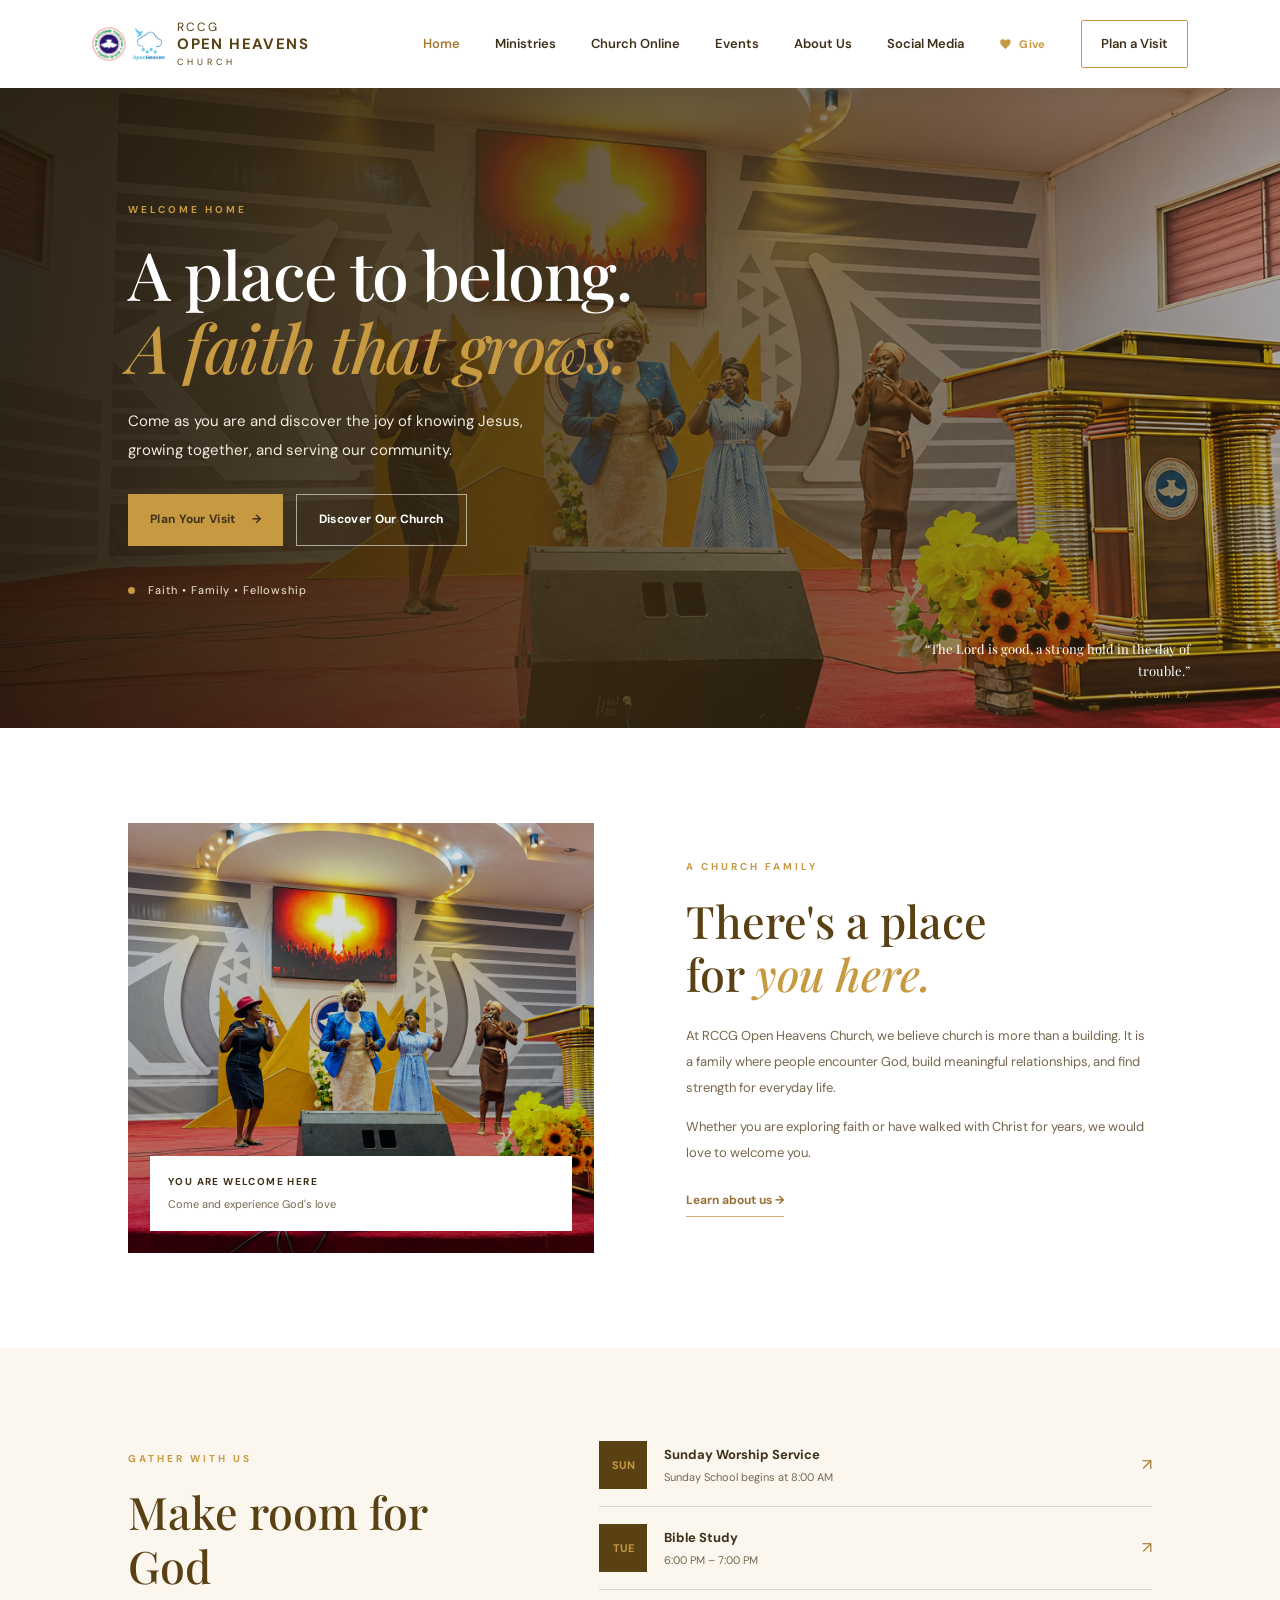
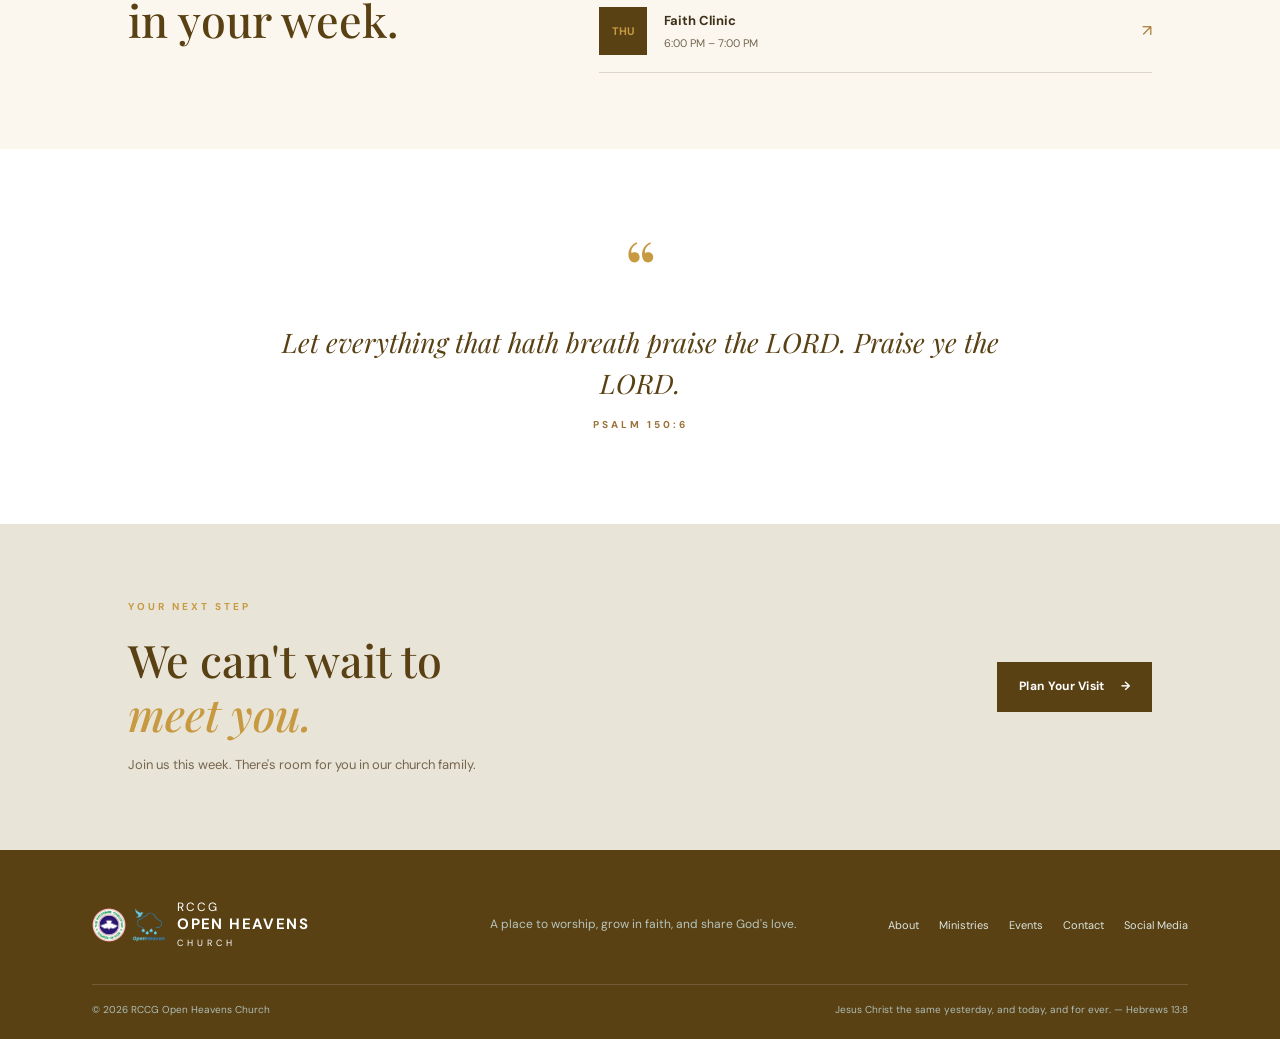
<file: index.html>
﻿<!DOCTYPE html>
<html lang="en">
<head>
  <meta charset="UTF-8"><meta name="viewport" content="width=device-width, initial-scale=1">
  <meta name="description" content="Welcome to RCCG Open Heavens Church — a place to worship, grow in faith, and experience God's love.">
  <title>RCCG Open Heavens Church | Home</title><link rel="stylesheet" href="styles.css">
</head>
<body>
<header class="site-header"><a class="brand" href="/"><span class="brand-logos"><img class="brand-logo" src="assets/rccg-logo.png" alt="RCCG logo"><img class="brand-logo" src="assets/church-logo.png" alt="RCCG Open Heavens Church logo"></span><span>RCCG <b>OPEN HEAVENS</b><small>CHURCH</small></span></a>
<button class="menu-toggle" aria-label="Open navigation" aria-expanded="false">☰</button>
<nav class="nav"><a class="active" href="/">Home</a><a href="ministries">Ministries</a><a href="church-online">Church Online</a><a href="events">Events</a><a href="about">About Us</a><a href="social">Social Media</a><a href="give">Give</a><a class="nav-cta" href="contact">Plan a Visit</a></nav></header>
<main>
<section class="hero"><div class="hero-shade"></div><div class="hero-content"><p class="eyebrow">WELCOME HOME</p><h1>A place to belong.<br><em>A faith that grows.</em></h1><p class="hero-copy">Come as you are and discover the joy of knowing Jesus, growing together, and serving our community.</p><div class="hero-actions"><a class="button button-gold" href="contact">Plan Your Visit <span>&rarr;</span></a><a class="button button-outline" href="about">Discover Our Church</a></div><div class="hero-note"><span class="live-dot"></span> Faith • Family • Fellowship</div></div><div class="hero-verse">“The Lord is good, a strong hold in the day of trouble.” <b>— Nahum 1:7</b></div></section>
<section class="welcome section-wrap"><div class="welcome-image"><div class="image-label"><span>✦</span><div><b>YOU ARE WELCOME HERE</b><small>Come and experience God's love</small></div></div></div><div class="welcome-text"><p class="eyebrow">A CHURCH FAMILY</p><h2>There's a place<br>for <em>you here.</em></h2><p>At RCCG Open Heavens Church, we believe church is more than a building. It is a family where people encounter God, build meaningful relationships, and find strength for everyday life.</p><p>Whether you are exploring faith or have walked with Christ for years, we would love to welcome you.</p><a class="text-link" href="about">Learn about us <span>&rarr;</span></a></div></section>
<section class="service-band"><div><p class="eyebrow">GATHER WITH US</p><h2>Make room for God<br>in your week.</h2></div><div class="service-list" id="serviceList"></div></section>
<section class="quote-section"><span class="quote-mark">“</span><blockquote>Let everything that hath breath praise the LORD. Praise ye the LORD.</blockquote><p>PSALM 150:6</p></section>
<section class="visit-cta"><div><p class="eyebrow">YOUR NEXT STEP</p><h2>We can't wait to<br><em>meet you.</em></h2><p>Join us this week. There's room for you in our church family.</p></div><a class="button button-dark" href="contact">Plan Your Visit <span>&rarr;</span></a></section>
</main>
<footer class="footer"><div class="footer-main"><a class="brand brand-light" href="/"><span class="brand-logos"><img class="brand-logo" src="assets/rccg-logo.png" alt="RCCG logo"><img class="brand-logo" src="assets/church-logo.png" alt="RCCG Open Heavens Church logo"></span><span>RCCG <b>OPEN HEAVENS</b><small>CHURCH</small></span></a><p>A place to worship, grow in faith, and share God's love.</p><div class="footer-links"><a href="about">About</a><a href="ministries">Ministries</a><a href="events">Events</a><a href="contact">Contact</a></div></div><div class="footer-bottom"><span>&copy; <span id="year"></span> RCCG Open Heavens Church</span><span>Jesus Christ the same yesterday, and today, and for ever. — Hebrews 13:8</span></div></footer><script src="church-config.js"></script><script src="script.js"></script></body></html>
</file>
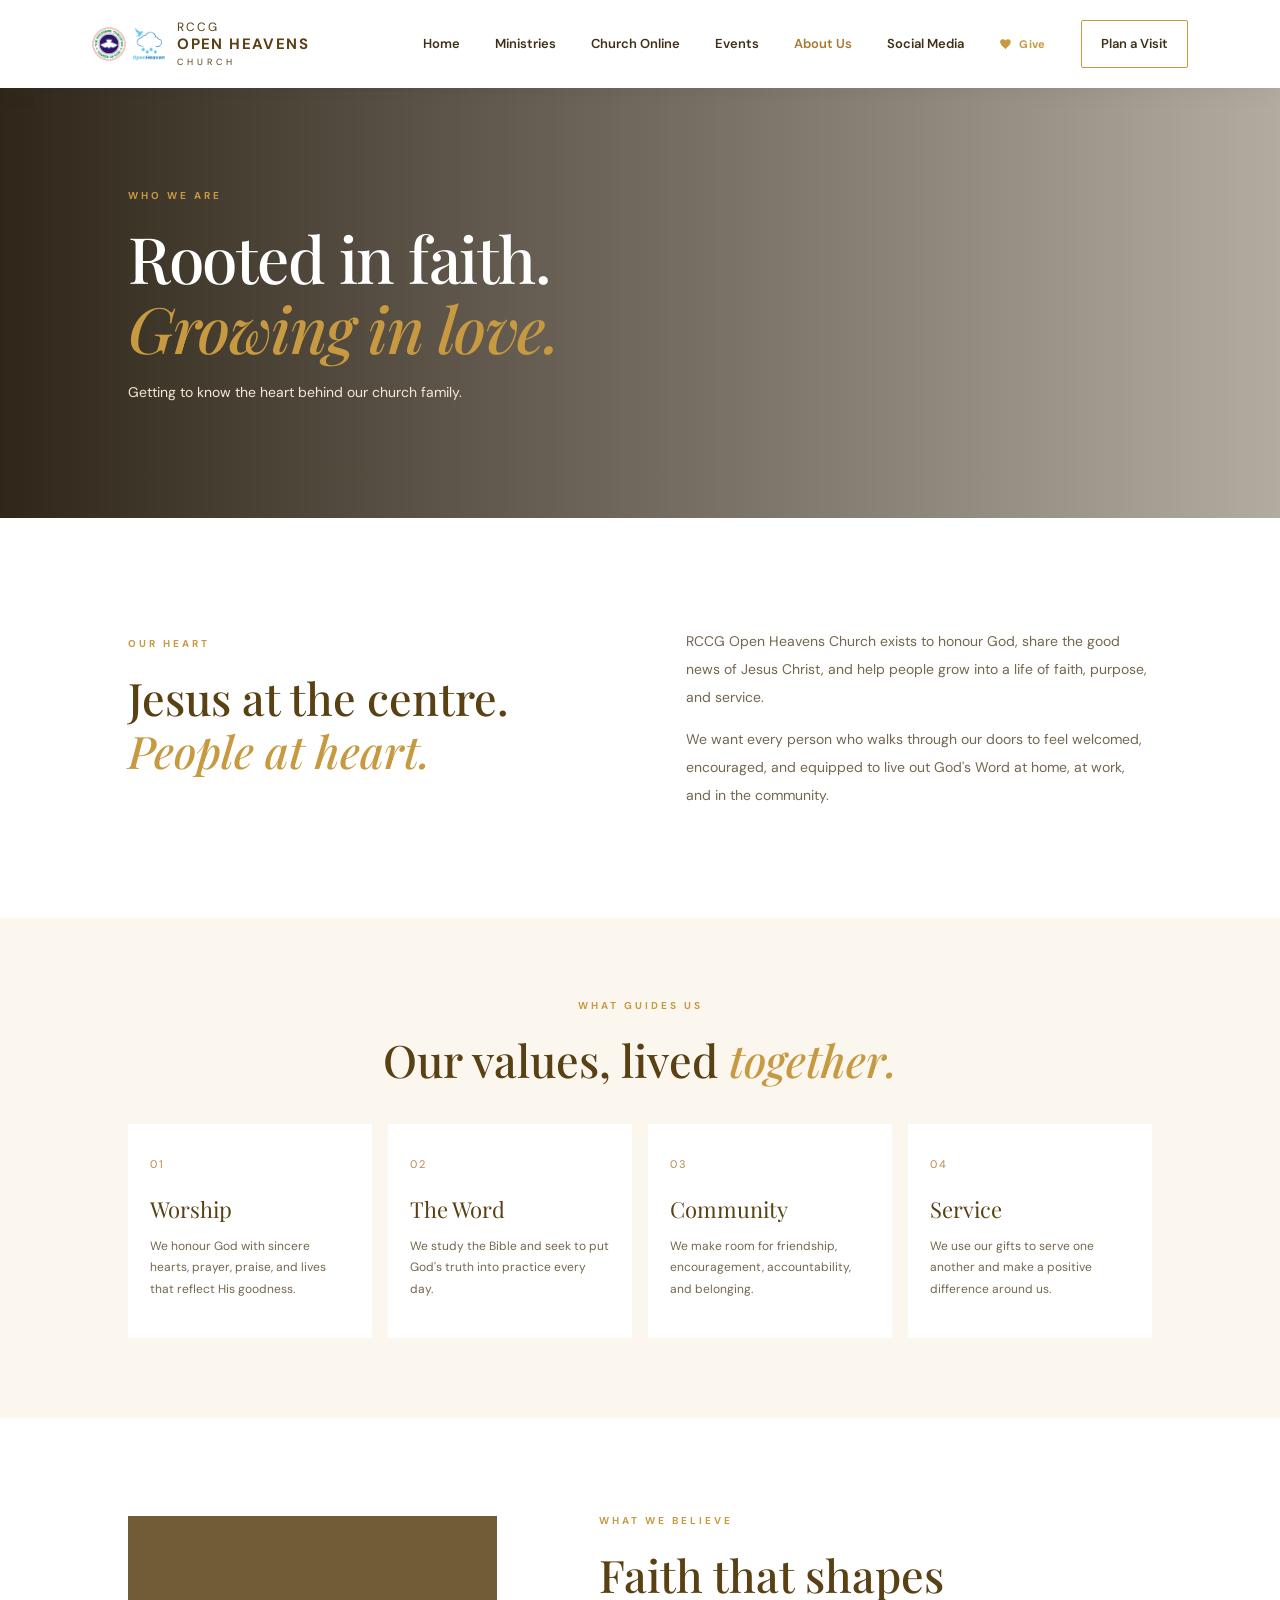
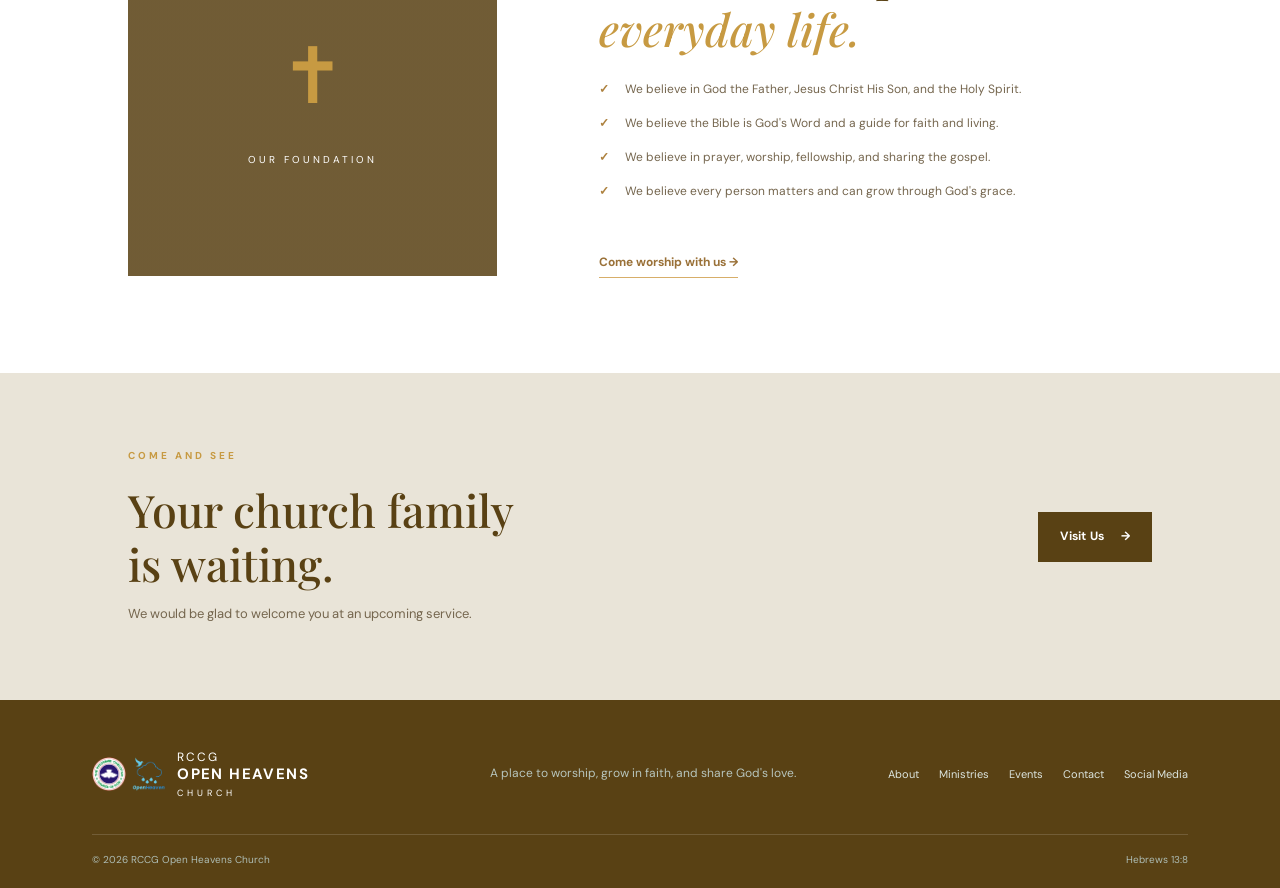
<file: about.html>
﻿<!DOCTYPE html>
<html lang="en"><head><meta charset="UTF-8"><meta name="viewport" content="width=device-width, initial-scale=1"><meta name="description" content="Learn about the vision, values, and faith of RCCG Open Heavens Church."><title>About Us | RCCG Open Heavens Church</title><link rel="stylesheet" href="styles.css"></head><body>
<header class="site-header"><a class="brand" href="/"><span class="brand-logos"><img class="brand-logo" src="assets/rccg-logo.png" alt="RCCG logo"><img class="brand-logo" src="assets/church-logo.png" alt="RCCG Open Heavens Church logo"></span><span>RCCG <b>OPEN HEAVENS</b><small>CHURCH</small></span></a><button class="menu-toggle" aria-label="Open navigation" aria-expanded="false">☰</button><nav class="nav"><a href="/">Home</a><a href="ministries">Ministries</a><a href="church-online">Church Online</a><a href="events">Events</a><a class="active" href="about">About Us</a><a href="social">Social Media</a><a href="give">Give</a><a class="nav-cta" href="contact">Plan a Visit</a></nav></header>
<main><section class="page-hero about-hero"><div class="page-hero-shade"></div><div class="page-hero-content"><p class="eyebrow">WHO WE ARE</p><h1>Rooted in faith.<br><em>Growing in love.</em></h1><p>Getting to know the heart behind our church family.</p></div></section>
<section class="section-wrap about-intro"><div><p class="eyebrow">OUR HEART</p><h2>Jesus at the centre.<br><em>People at heart.</em></h2></div><div><p>RCCG Open Heavens Church exists to honour God, share the good news of Jesus Christ, and help people grow into a life of faith, purpose, and service.</p><p>We want every person who walks through our doors to feel welcomed, encouraged, and equipped to live out God's Word at home, at work, and in the community.</p></div></section>
<section class="values-section"><div class="section-heading"><p class="eyebrow">WHAT GUIDES US</p><h2>Our values, lived <em>together.</em></h2></div><div class="value-grid"><article class="value-card"><span>01</span><h3>Worship</h3><p>We honour God with sincere hearts, prayer, praise, and lives that reflect His goodness.</p></article><article class="value-card"><span>02</span><h3>The Word</h3><p>We study the Bible and seek to put God's truth into practice every day.</p></article><article class="value-card"><span>03</span><h3>Community</h3><p>We make room for friendship, encouragement, accountability, and belonging.</p></article><article class="value-card"><span>04</span><h3>Service</h3><p>We use our gifts to serve one another and make a positive difference around us.</p></article></div></section>
<section class="beliefs section-wrap"><div class="beliefs-art"><span class="cross-symbol">✝</span><p>OUR FOUNDATION</p></div><div><p class="eyebrow">WHAT WE BELIEVE</p><h2>Faith that shapes<br><em>everyday life.</em></h2><ul class="check-list"><li>We believe in God the Father, Jesus Christ His Son, and the Holy Spirit.</li><li>We believe the Bible is God's Word and a guide for faith and living.</li><li>We believe in prayer, worship, fellowship, and sharing the gospel.</li><li>We believe every person matters and can grow through God's grace.</li></ul><a class="text-link" href="contact">Come worship with us <span>&rarr;</span></a></div></section>
<section class="visit-cta"><div><p class="eyebrow">COME AND SEE</p><h2>Your church family<br>is waiting.</h2><p>We would be glad to welcome you at an upcoming service.</p></div><a class="button button-dark" href="contact">Visit Us <span>&rarr;</span></a></section></main>
<footer class="footer"><div class="footer-main"><a class="brand brand-light" href="/"><span class="brand-logos"><img class="brand-logo" src="assets/rccg-logo.png" alt="RCCG logo"><img class="brand-logo" src="assets/church-logo.png" alt="RCCG Open Heavens Church logo"></span><span>RCCG <b>OPEN HEAVENS</b><small>CHURCH</small></span></a><p>A place to worship, grow in faith, and share God's love.</p><div class="footer-links"><a href="about">About</a><a href="ministries">Ministries</a><a href="events">Events</a><a href="contact">Contact</a></div></div><div class="footer-bottom"><span>&copy; <span id="year"></span> RCCG Open Heavens Church</span><span>Hebrews 13:8</span></div></footer><script src="script.js"></script></body></html>
</file>
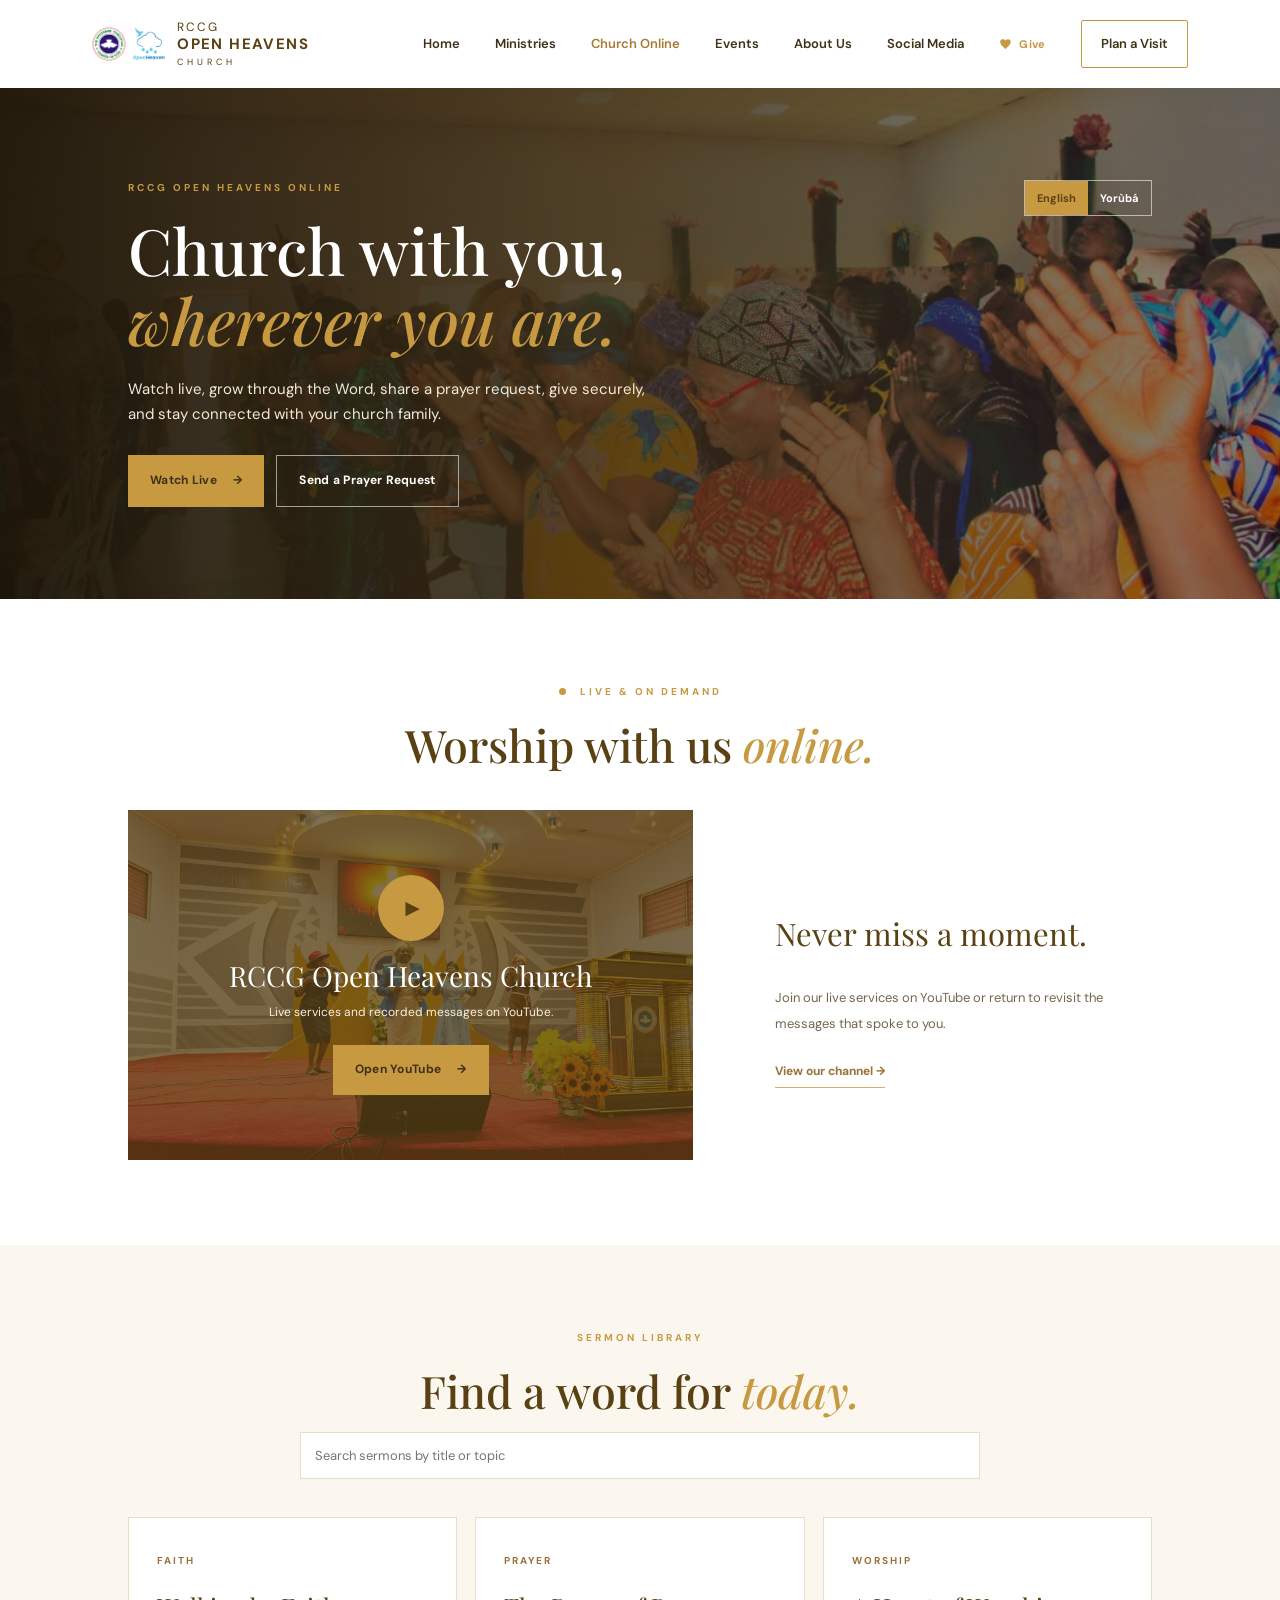
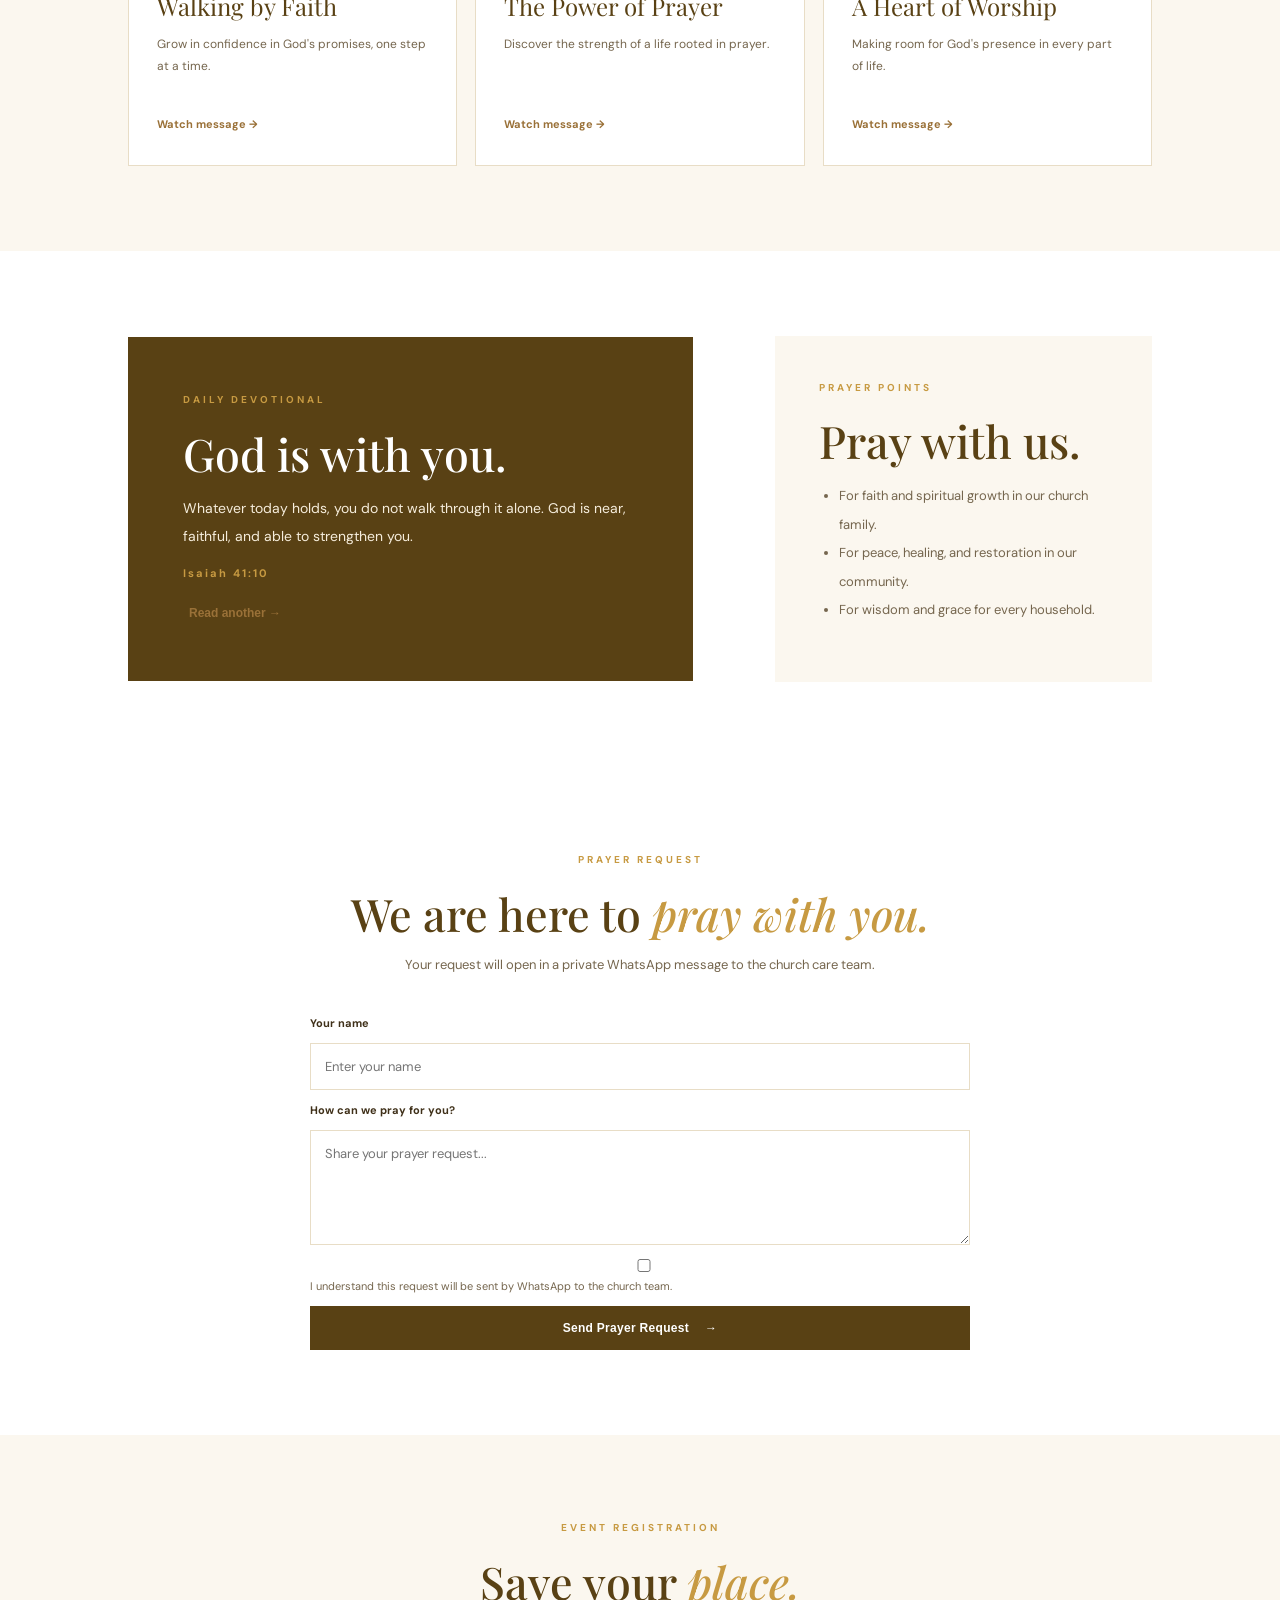
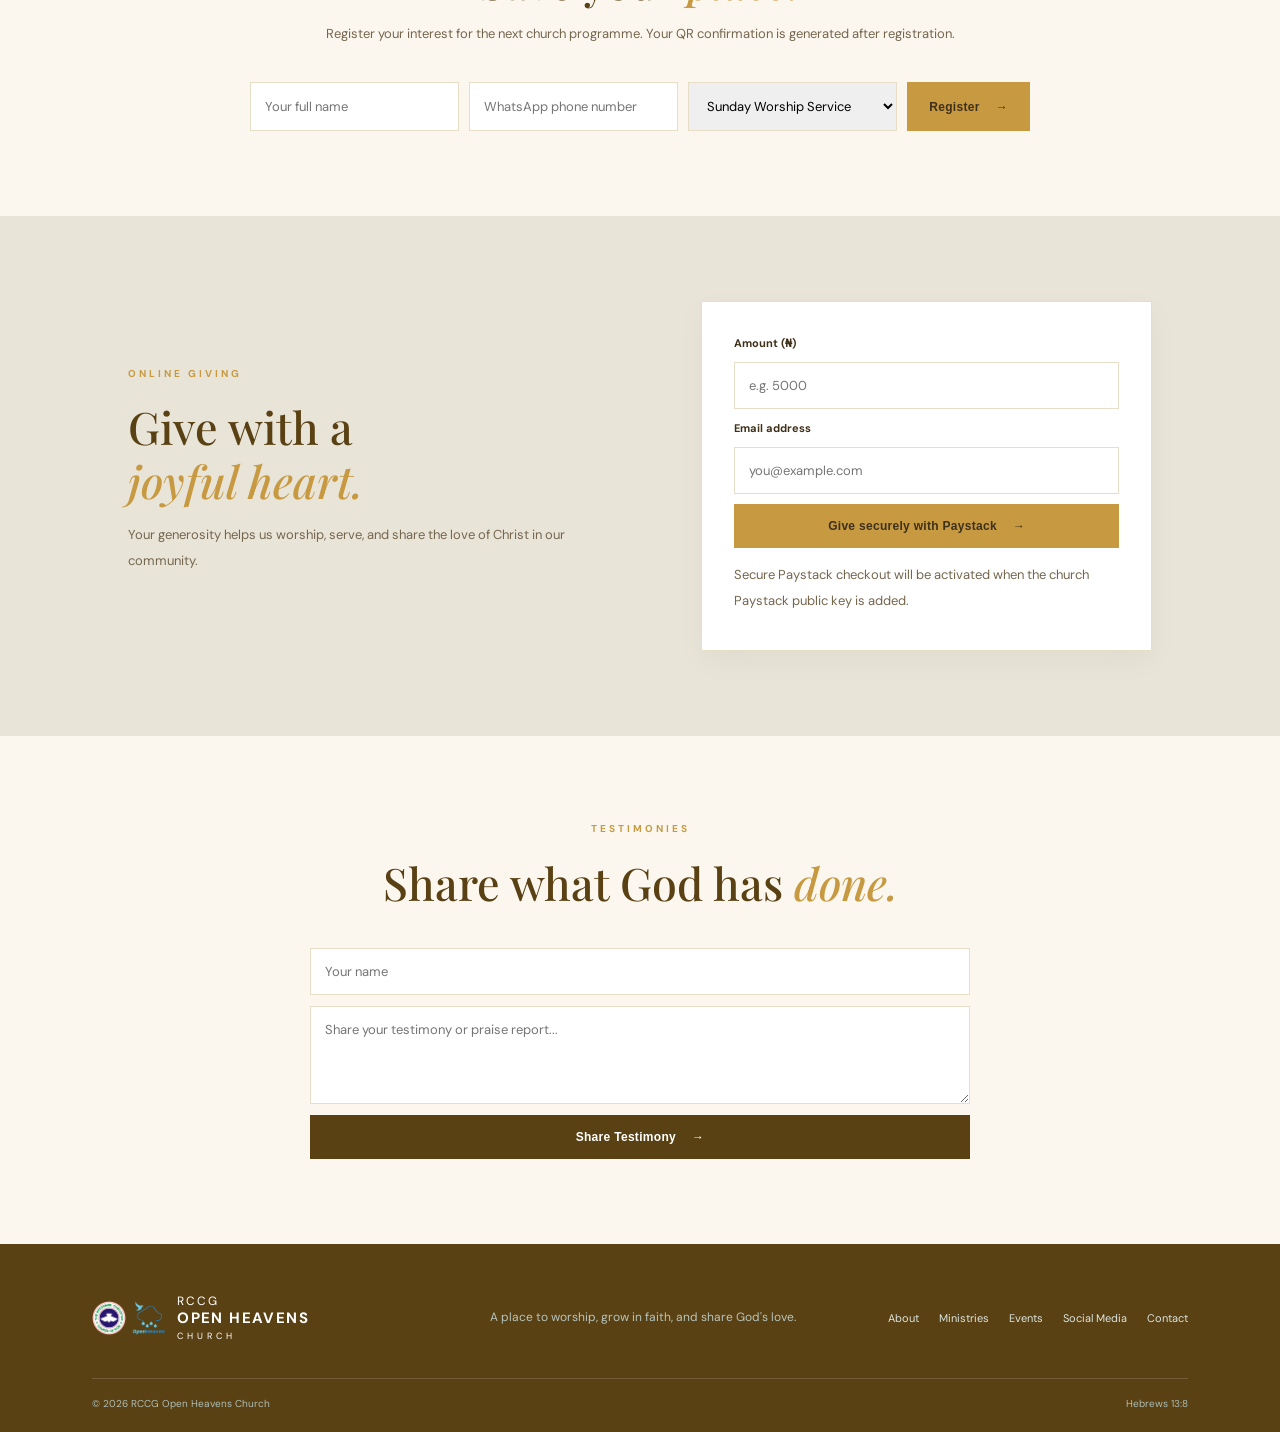
<file: church-online.html>
﻿<!DOCTYPE html>
<html lang="en">
<head>
  <meta charset="UTF-8">
  <meta name="viewport" content="width=device-width, initial-scale=1">
  <meta name="description" content="Watch, pray, give, and stay connected with RCCG Open Heavens Church online.">
  <meta name="theme-color" content="#132b29">
  <title>Church Online | RCCG Open Heavens Church</title>
  <link rel="icon" type="image/png" href="assets/church-logo.png">
  <link rel="manifest" href="manifest.webmanifest">
  <link rel="stylesheet" href="styles.css">
</head>
<body class="church-online-page">
  <header class="site-header">
    <a class="brand" href="/"><span class="brand-logos"><img class="brand-logo" src="assets/rccg-logo.png" alt="RCCG logo"><img class="brand-logo" src="assets/church-logo.png" alt="RCCG Open Heavens Church logo"></span><span>RCCG <b>OPEN HEAVENS</b><small>CHURCH</small></span></a>
    <button class="menu-toggle" aria-label="Open navigation" aria-expanded="false">☰</button>
    <nav class="nav"><a href="/">Home</a><a href="ministries">Ministries</a><a href="church-online" class="active">Church Online</a><a href="events">Events</a><a href="about">About Us</a><a href="social">Social Media</a><a href="give">Give</a><a class="nav-cta" href="contact">Plan a Visit</a></nav>
  </header>
  <main>
    <section class="online-hero"><div><p class="eyebrow">RCCG OPEN HEAVENS ONLINE</p><h1>Church with you,<br><em>wherever you are.</em></h1><p>Watch live, grow through the Word, share a prayer request, give securely, and stay connected with your church family.</p><div class="online-actions"><a class="button button-gold" href="#live">Watch Live <span>&rarr;</span></a><a class="button button-outline" href="#prayer">Send a Prayer Request</a></div></div><button class="language-switch" type="button" id="languageSwitch" aria-pressed="false">Yorùbá</button></section>

    <section class="online-section" id="live"><div class="section-title"><p class="eyebrow"><span class="live-dot"></span> LIVE &amp; ON DEMAND</p><h2>Worship with us <em>online.</em></h2></div><div class="stream-layout"><div class="stream-screen"><span class="play-button">&#9658;</span><h3>RCCG Open Heavens Church</h3><p>Live services and recorded messages on YouTube.</p><a class="button button-gold" href="https://youtube.com/@rccgopenheavensparish?si=jn6uOHsddbKMbwnQ" target="_blank" rel="noopener noreferrer">Open YouTube <span>&rarr;</span></a></div><div class="stream-copy"><h3>Never miss a moment.</h3><p>Join our live services on YouTube or return to revisit the messages that spoke to you.</p><a class="text-link" href="https://youtube.com/@rccgopenheavensparish?si=jn6uOHsddbKMbwnQ" target="_blank" rel="noopener noreferrer">View our channel <span>&rarr;</span></a></div></div></section>

    <section class="online-section cream-section" id="sermons"><div class="section-title"><p class="eyebrow">SERMON LIBRARY</p><h2>Find a word for <em>today.</em></h2><input class="sermon-search" id="sermonSearch" type="search" placeholder="Search sermons by title or topic" aria-label="Search sermons"></div><div class="sermon-grid" id="sermonGrid"><article class="sermon-card" data-search="faith hope encouragement"><span>FAITH</span><h3>Walking by Faith</h3><p>Grow in confidence in God's promises, one step at a time.</p><a href="https://youtube.com/@rccgopenheavensparish?si=jn6uOHsddbKMbwnQ" target="_blank" rel="noopener noreferrer">Watch message &rarr;</a></article><article class="sermon-card" data-search="prayer breakthrough devotion"><span>PRAYER</span><h3>The Power of Prayer</h3><p>Discover the strength of a life rooted in prayer.</p><a href="https://youtube.com/@rccgopenheavensparish?si=jn6uOHsddbKMbwnQ" target="_blank" rel="noopener noreferrer">Watch message &rarr;</a></article><article class="sermon-card" data-search="worship praise thanksgiving"><span>WORSHIP</span><h3>A Heart of Worship</h3><p>Making room for God's presence in every part of life.</p><a href="https://youtube.com/@rccgopenheavensparish?si=jn6uOHsddbKMbwnQ" target="_blank" rel="noopener noreferrer">Watch message &rarr;</a></article></div></section>

    <section class="online-section devotion-layout" id="devotional"><article class="devotional-card"><p class="eyebrow">DAILY DEVOTIONAL</p><h2 id="devotionalTitle">God is with you.</h2><p id="devotionalText">Whatever today holds, you do not walk through it alone. God is near, faithful, and able to strengthen you.</p><p class="devotional-verse" id="devotionalVerse">Isaiah 41:10</p><button class="text-link text-button" id="nextDevotional" type="button">Read another <span>&rarr;</span></button></article><article class="prayer-points"><p class="eyebrow">PRAYER POINTS</p><h2>Pray with us.</h2><ul><li>For faith and spiritual growth in our church family.</li><li>For peace, healing, and restoration in our community.</li><li>For wisdom and grace for every household.</li></ul></article></section>

    <section class="online-section" id="prayer"><div class="section-title"><p class="eyebrow">PRAYER REQUEST</p><h2>We are here to <em>pray with you.</em></h2><p>Your request will open in a private WhatsApp message to the church care team.</p></div><form class="prayer-form" id="prayerForm"><label for="prayerName">Your name</label><input id="prayerName" name="name" required placeholder="Enter your name"><label for="prayerRequest">How can we pray for you?</label><textarea id="prayerRequest" name="request" rows="5" required placeholder="Share your prayer request..."></textarea><label class="consent"><input type="checkbox" required> I understand this request will be sent by WhatsApp to the church team.</label><button class="button button-dark" type="submit">Send Prayer Request <span>&rarr;</span></button></form></section>

    <section class="online-section cream-section" id="events"><div class="section-title"><p class="eyebrow">EVENT REGISTRATION</p><h2>Save your <em>place.</em></h2><p>Register your interest for the next church programme. Your QR confirmation is generated after registration.</p></div><form class="event-form" id="eventForm"><input id="eventName" required placeholder="Your full name" aria-label="Your full name"><input id="eventPhone" required type="tel" placeholder="WhatsApp phone number" aria-label="WhatsApp phone number"><select id="eventChoice" aria-label="Choose an event"><option>Sunday Worship Service</option><option>Bible Study</option><option>Faith Clinic</option></select><button class="button button-gold" type="submit">Register <span>&rarr;</span></button></form><div class="ticket-result" id="ticketResult" hidden></div></section>

    <section class="online-section giving-layout" id="giving"><div><p class="eyebrow">ONLINE GIVING</p><h2>Give with a<br><em>joyful heart.</em></h2><p>Your generosity helps us worship, serve, and share the love of Christ in our community.</p></div><div class="giving-card"><label for="givingAmount">Amount (₦)</label><input id="givingAmount" inputmode="numeric" type="number" min="100" placeholder="e.g. 5000"><label for="givingEmail">Email address</label><input id="givingEmail" type="email" placeholder="you@example.com"><button class="button button-gold" id="paystackButton" type="button">Give securely with Paystack <span>&rarr;</span></button><p class="payment-note" id="paymentNote">Secure Paystack checkout will be activated when the church Paystack public key is added.</p></div></section>

    <section class="online-section cream-section" id="testimonies"><div class="section-title"><p class="eyebrow">TESTIMONIES</p><h2>Share what God has <em>done.</em></h2></div><form class="testimony-form" id="testimonyForm"><input id="testimonyName" placeholder="Your name"><textarea id="testimonyText" rows="4" required placeholder="Share your testimony or praise report..."></textarea><button class="button button-dark" type="submit">Share Testimony <span>&rarr;</span></button></form></section>

  </main>
  <footer class="footer"><div class="footer-main"><a class="brand brand-light" href="/"><span class="brand-logos"><img class="brand-logo" src="assets/rccg-logo.png" alt="RCCG logo"><img class="brand-logo" src="assets/church-logo.png" alt="RCCG Open Heavens Church logo"></span><span>RCCG <b>OPEN HEAVENS</b><small>CHURCH</small></span></a><p>A place to worship, grow in faith, and share God's love.</p><div class="footer-links"><a href="about">About</a><a href="ministries">Ministries</a><a href="events">Events</a><a href="social">Social Media</a><a href="contact">Contact</a></div></div><div class="footer-bottom"><span>&copy; <span id="year"></span> RCCG Open Heavens Church</span><span>Hebrews 13:8</span></div></footer>
  <script src="church-config.js"></script><script src="script.js"></script><script src="church-online.js"></script>
</body>
</html>
</file>
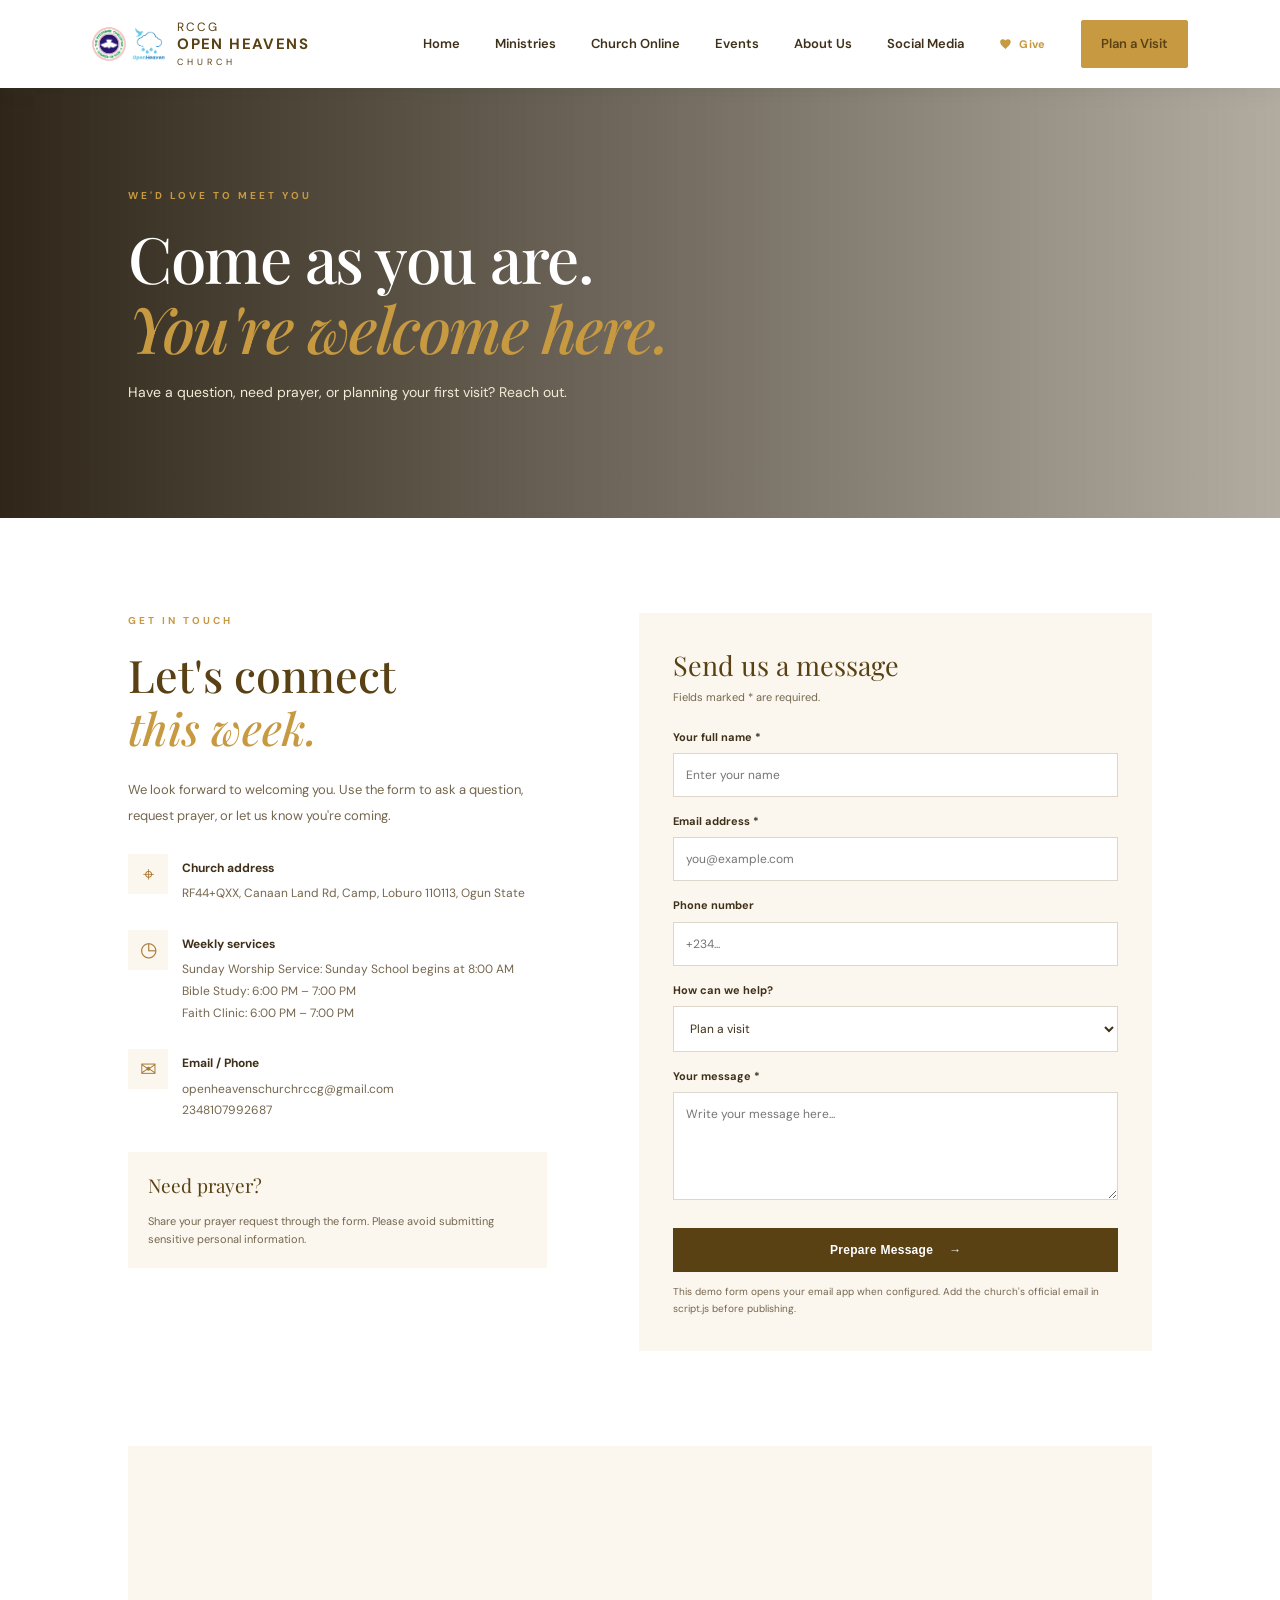
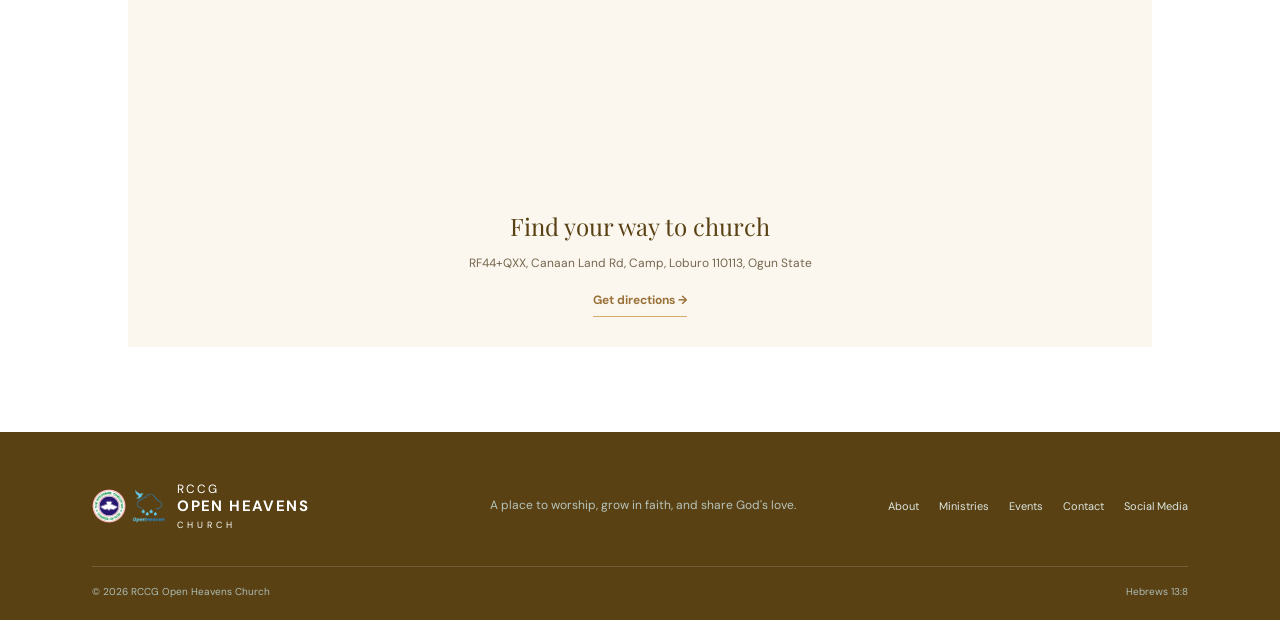
<file: contact.html>
﻿<!DOCTYPE html>
<html lang="en">
<head>
  <meta charset="UTF-8">
  <meta name="viewport" content="width=device-width, initial-scale=1">
  <meta name="description" content="Contact RCCG Open Heavens Church and plan your visit.">
  <title>Contact &amp; Visit | RCCG Open Heavens Church</title>
  <link rel="icon" type="image/png" href="assets/church-logo.png">
  <link rel="stylesheet" href="styles.css">
</head>
<body>
  <header class="site-header">
    <a class="brand" href="/"><span class="brand-logos"><img class="brand-logo" src="assets/rccg-logo.png" alt="RCCG logo"><img class="brand-logo" src="assets/church-logo.png" alt="RCCG Open Heavens Church logo"></span><span>RCCG <b>OPEN HEAVENS</b><small>CHURCH</small></span></a>
    <button class="menu-toggle" aria-label="Open navigation" aria-expanded="false">☰</button>
    <nav class="nav"><a href="/">Home</a><a href="ministries">Ministries</a><a href="church-online">Church Online</a><a href="events">Events</a><a href="about">About Us</a><a href="social">Social Media</a><a href="give">Give</a><a class="nav-cta active-cta" href="contact">Plan a Visit</a></nav>
  </header>
  <main>
    <section class="page-hero contact-hero"><div class="page-hero-shade"></div><div class="page-hero-content"><p class="eyebrow">WE'D LOVE TO MEET YOU</p><h1>Come as you are.<br><em>You're welcome here.</em></h1><p>Have a question, need prayer, or planning your first visit? Reach out.</p></div></section>
    <section class="section-wrap contact-layout">
      <div class="contact-details">
        <p class="eyebrow">GET IN TOUCH</p><h2>Let's connect<br><em>this week.</em></h2><p>We look forward to welcoming you. Use the form to ask a question, request prayer, or let us know you're coming.</p>
        <div class="contact-detail"><span class="detail-icon">⌖</span><div><b>Church address</b><p id="churchAddressText">RF44+QXX, Canaan Land Rd, Camp, Loburo 110113, Ogun State</p></div></div>
        <div class="contact-detail"><span class="detail-icon">◷</span><div><b>Weekly services</b><p id="weeklyServicesText">Sunday School: 8:00 AM<br>Tuesday &amp; Thursday: 6:00–7:00 PM</p></div></div>
        <div class="contact-detail"><span class="detail-icon">✉</span><div><b>Email / Phone</b><p id="contactInfoText"><a href="mailto:openheavenschurchrccg@gmail.com">openheavenschurchrccg@gmail.com</a><br>[Add official phone number]</p></div></div>
        <div class="contact-note"><b>Need prayer?</b><p>Share your prayer request through the form. Please avoid submitting sensitive personal information.</p></div>
      </div>
      <form class="contact-form" id="contactForm"><h3>Send us a message</h3><p>Fields marked * are required.</p><label for="name">Your full name *</label><input id="name" name="name" required placeholder="Enter your name"><label for="email">Email address *</label><input id="email" name="email" type="email" required placeholder="you@example.com"><label for="phone">Phone number</label><input id="phone" name="phone" type="tel" placeholder="+234..."><label for="reason">How can we help?</label><select id="reason" name="reason"><option>Plan a visit</option><option>Prayer request</option><option>Ministry / volunteering</option><option>Upcoming events</option><option>General enquiry</option></select><label for="message">Your message *</label><textarea id="message" name="message" rows="5" required placeholder="Write your message here..."></textarea><button class="button button-dark form-submit" type="submit">Prepare Message <span>&rarr;</span></button><div class="form-feedback" id="formFeedback" role="status"></div><small class="form-disclaimer">This demo form opens your email app when configured. Add the church's official email in script.js before publishing.</small></form>
    </section>
    <section class="map-placeholder">
      <iframe class="church-map" title="Map to RCCG Open Heavens Church" loading="lazy" referrerpolicy="no-referrer-when-downgrade" src="https://www.google.com/maps?q=RF44%2BQXX%2C%20Canaan%20Land%20Rd%2C%20Camp%2C%20Loburo%20110113%2C%20Ogun%20State&amp;output=embed"></iframe>
      <h3>Find your way to church</h3>
      <p id="churchMapAddress">RF44+QXX, Canaan Land Rd, Camp, Loburo 110113, Ogun State</p>
      <a class="text-link" id="mapDirectionsLink" href="https://www.google.com/maps/search/?api=1&amp;query=RF44%2BQXX%2C%20Canaan%20Land%20Rd%2C%20Camp%2C%20Loburo%20110113%2C%20Ogun%20State" target="_blank" rel="noopener noreferrer">Get directions <span>&rarr;</span></a>
    </section>
  </main>
  <footer class="footer"><div class="footer-main"><a class="brand brand-light" href="/"><span class="brand-logos"><img class="brand-logo" src="assets/rccg-logo.png" alt="RCCG logo"><img class="brand-logo" src="assets/church-logo.png" alt="RCCG Open Heavens Church logo"></span><span>RCCG <b>OPEN HEAVENS</b><small>CHURCH</small></span></a><p>A place to worship, grow in faith, and share God's love.</p><div class="footer-links"><a href="about">About</a><a href="ministries">Ministries</a><a href="events">Events</a><a href="contact">Contact</a></div></div><div class="footer-bottom"><span>&copy; <span id="year"></span> RCCG Open Heavens Church</span><span>Hebrews 13:8</span></div></footer>
  <script src="church-config.js"></script>
  <script src="script.js"></script>
</body>
</html>
</file>
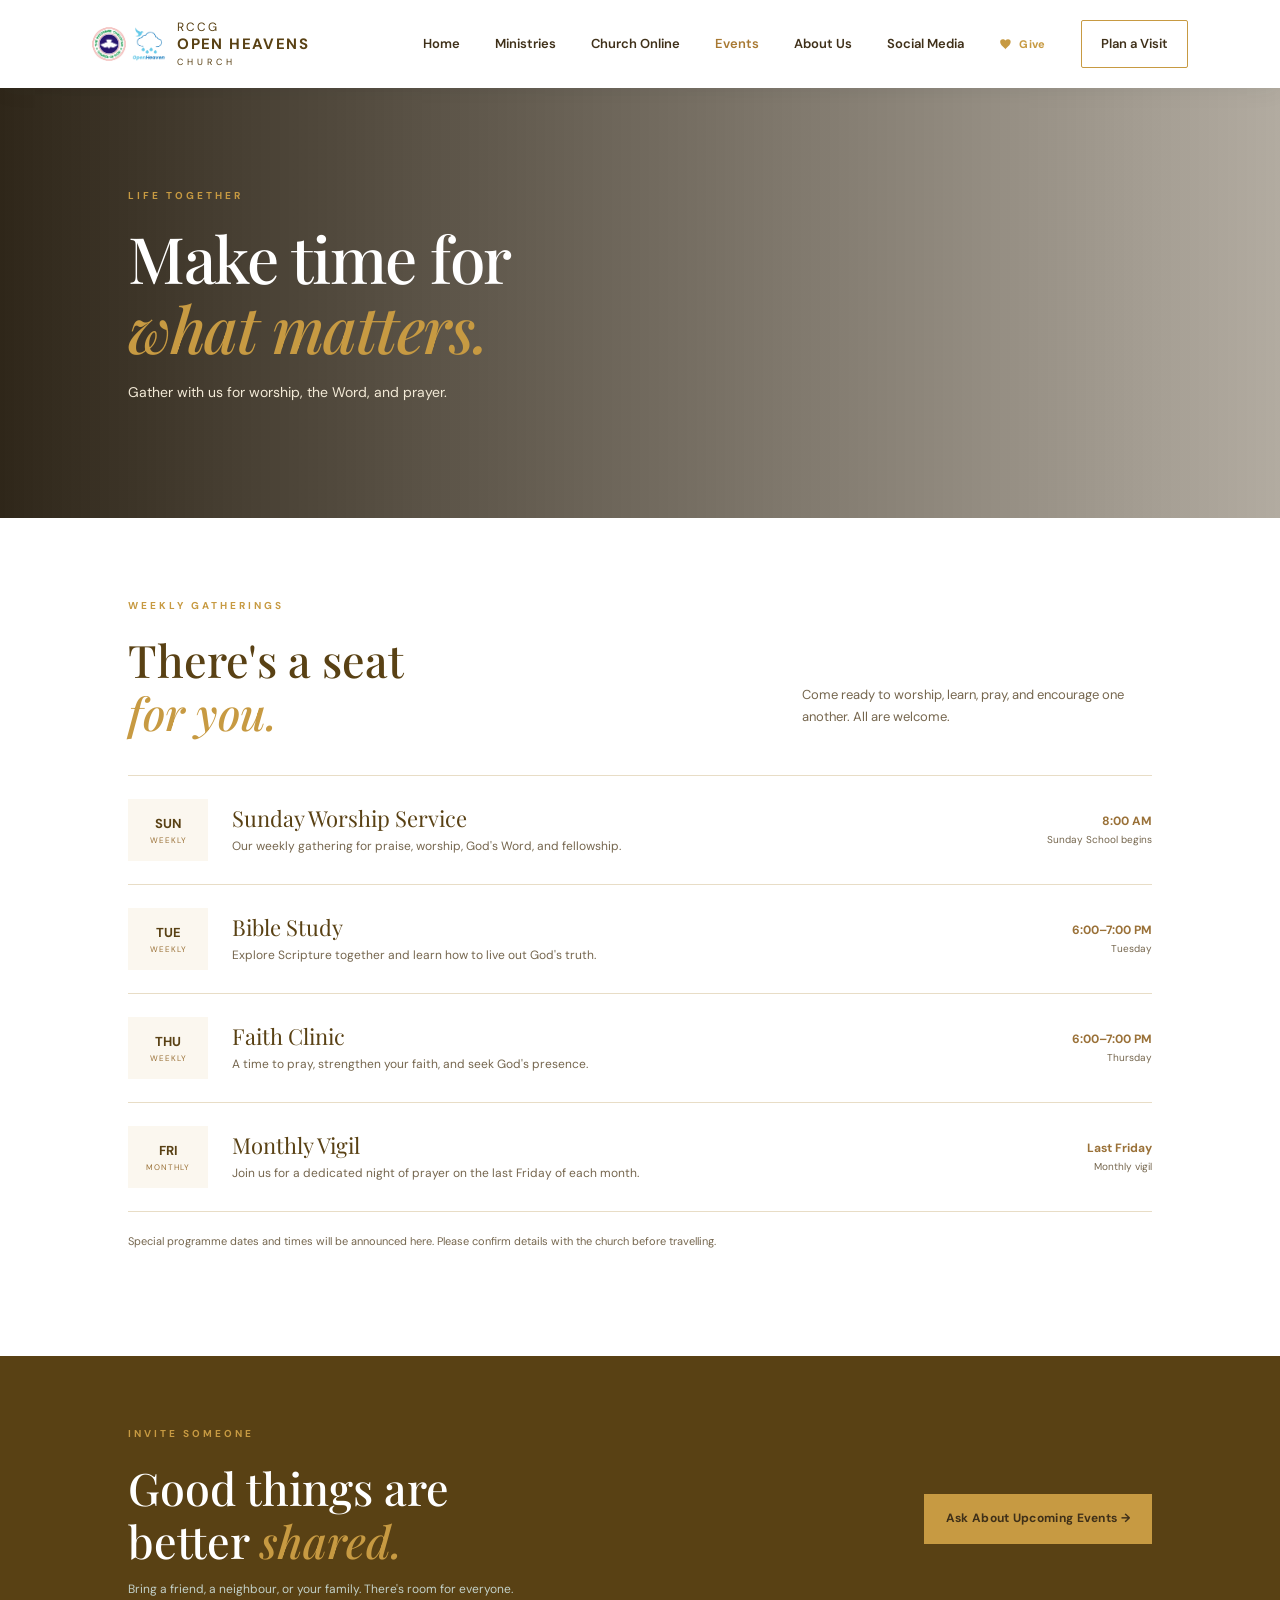
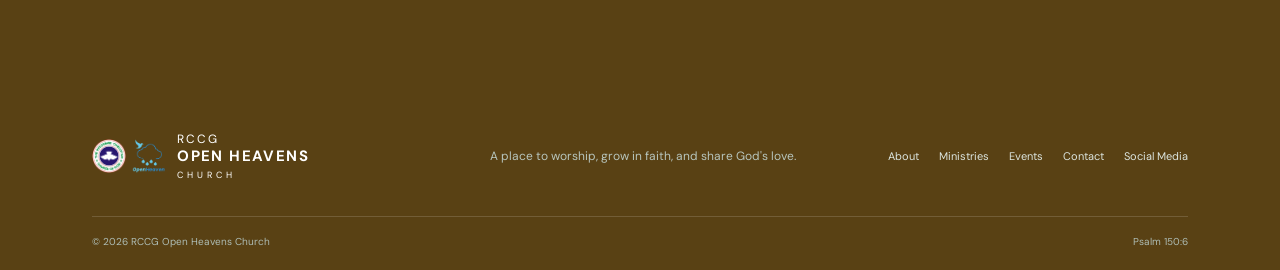
<file: events.html>
﻿<!DOCTYPE html>
<html lang="en"><head><meta charset="UTF-8"><meta name="viewport" content="width=device-width, initial-scale=1"><meta name="description" content="Join worship services, Bible study, prayer, and special gatherings at RCCG Open Heavens Church."><title>Services & Events | RCCG Open Heavens Church</title><link rel="stylesheet" href="styles.css"></head><body>
<header class="site-header"><a class="brand" href="/"><span class="brand-logos"><img class="brand-logo" src="assets/rccg-logo.png" alt="RCCG logo"><img class="brand-logo" src="assets/church-logo.png" alt="RCCG Open Heavens Church logo"></span><span>RCCG <b>OPEN HEAVENS</b><small>CHURCH</small></span></a><button class="menu-toggle" aria-label="Open navigation" aria-expanded="false">☰</button><nav class="nav"><a href="/">Home</a><a href="ministries">Ministries</a><a href="church-online">Church Online</a><a class="active" href="events">Events</a><a href="about">About Us</a><a href="social">Social Media</a><a href="give">Give</a><a class="nav-cta" href="contact">Plan a Visit</a></nav></header>
<main><section class="page-hero events-hero"><div class="page-hero-shade"></div><div class="page-hero-content"><p class="eyebrow">LIFE TOGETHER</p><h1>Make time for<br><em>what matters.</em></h1><p>Gather with us for worship, the Word, and prayer.</p></div></section>
<section class="section-wrap schedule-section"><div class="schedule-heading"><div><p class="eyebrow">WEEKLY GATHERINGS</p><h2>There's a seat<br><em>for you.</em></h2></div><p>Come ready to worship, learn, pray, and encourage one another. All are welcome.</p></div><div class="schedule-list"><article class="schedule-item"><div class="date-tile"><b>SUN</b><span>WEEKLY</span></div><div class="schedule-info"><h3>Sunday Worship Service</h3><p>Our weekly gathering for praise, worship, God's Word, and fellowship.</p></div><div class="schedule-time"><b>8:00 AM</b><span>Sunday School begins</span></div></article><article class="schedule-item"><div class="date-tile"><b>TUE</b><span>WEEKLY</span></div><div class="schedule-info"><h3>Bible Study</h3><p>Explore Scripture together and learn how to live out God's truth.</p></div><div class="schedule-time"><b>6:00–7:00 PM</b><span>Tuesday</span></div></article><article class="schedule-item"><div class="date-tile"><b>THU</b><span>WEEKLY</span></div><div class="schedule-info"><h3>Faith Clinic</h3><p>A time to pray, strengthen your faith, and seek God's presence.</p></div><div class="schedule-time"><b>6:00–7:00 PM</b><span>Thursday</span></div></article><article class="schedule-item"><div class="date-tile"><b>FRI</b><span>MONTHLY</span></div><div class="schedule-info"><h3>Monthly Vigil</h3><p>Join us for a dedicated night of prayer on the last Friday of each month.</p></div><div class="schedule-time"><b>Last Friday</b><span>Monthly vigil</span></div></article></div><p class="schedule-note">Special programme dates and times will be announced here. Please confirm details with the church before travelling.</p></section>
<section class="events-banner"><div><p class="eyebrow">INVITE SOMEONE</p><h2>Good things are<br>better <em>shared.</em></h2><p>Bring a friend, a neighbour, or your family. There's room for everyone.</p></div><a class="button button-gold" href="contact">Ask About Upcoming Events &rarr;</a></section></main>
<footer class="footer"><div class="footer-main"><a class="brand brand-light" href="/"><span class="brand-logos"><img class="brand-logo" src="assets/rccg-logo.png" alt="RCCG logo"><img class="brand-logo" src="assets/church-logo.png" alt="RCCG Open Heavens Church logo"></span><span>RCCG <b>OPEN HEAVENS</b><small>CHURCH</small></span></a><p>A place to worship, grow in faith, and share God's love.</p><div class="footer-links"><a href="about">About</a><a href="ministries">Ministries</a><a href="events">Events</a><a href="contact">Contact</a></div></div><div class="footer-bottom"><span>&copy; <span id="year"></span> RCCG Open Heavens Church</span><span>Psalm 150:6</span></div></footer><script src="script.js"></script></body></html>
</file>
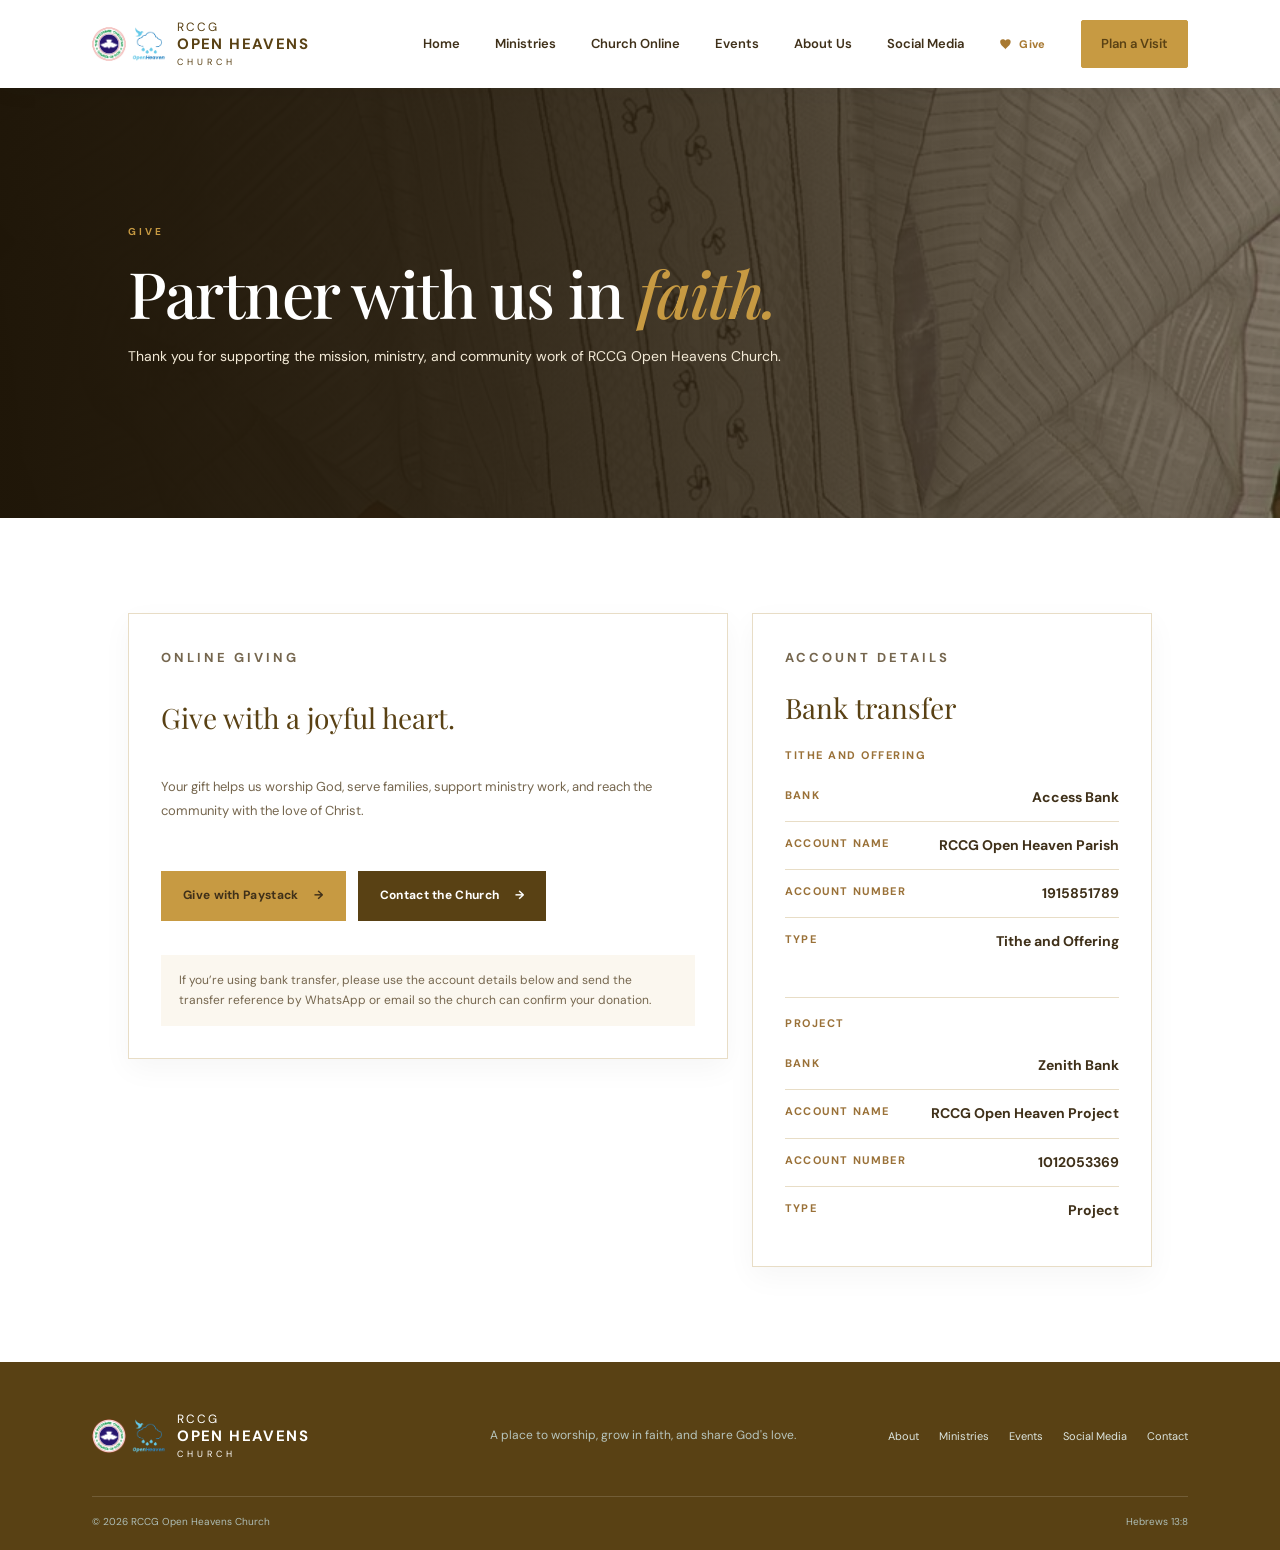
<file: give.html>
﻿<!DOCTYPE html>
<html lang="en">
<head>
  <meta charset="UTF-8">
  <meta name="viewport" content="width=device-width, initial-scale=1">
  <meta name="description" content="Give to RCCG Open Heavens Church through our secure online giving and bank transfer details.">
  <title>Give | RCCG Open Heavens Church</title>
  <link rel="icon" type="image/png" href="assets/church-logo.png">
  <link rel="manifest" href="manifest.webmanifest">
  <link rel="stylesheet" href="styles.css">
</head>
<body>
  <header class="site-header">
    <a class="brand" href="/"><span class="brand-logos"><img class="brand-logo" src="assets/rccg-logo.png" alt="RCCG logo"><img class="brand-logo" src="assets/church-logo.png" alt="RCCG Open Heavens Church logo"></span><span>RCCG <b>OPEN HEAVENS</b><small>CHURCH</small></span></a>
    <button class="menu-toggle" aria-label="Open navigation" aria-expanded="false">☰</button>
    <nav class="nav">
      <a href="/">Home</a>
      <a href="ministries">Ministries</a>
      <a href="church-online">Church Online</a>
      <a href="events">Events</a>
      <a href="about">About Us</a>
      <a href="social">Social Media</a>
      <a class="active" href="give">Give</a>
      <a class="nav-cta active-cta" href="contact">Plan a Visit</a>
    </nav>
  </header>

  <main>
    <section class="page-hero giving-hero">
      <div class="page-hero-shade"></div>
      <div class="page-hero-content">
        <p class="eyebrow">GIVE</p>
        <h1>Partner with us in <em>faith.</em></h1>
        <p>Thank you for supporting the mission, ministry, and community work of RCCG Open Heavens Church.</p>
      </div>
    </section>

    <section class="section-wrap">
      <div class="giving-grid">
        <article class="giving-card">
          <p class="eyebrow">ONLINE GIVING</p>
          <h3>Give with a joyful heart.</h3>
          <p>Your gift helps us worship God, serve families, support ministry work, and reach the community with the love of Christ.</p>
          <div class="giving-links">
            <a class="button button-gold" href="church-online#giving">Give with Paystack <span>&rarr;</span></a>
            <a class="button button-dark" href="contact">Contact the Church <span>&rarr;</span></a>
          </div>
          <div class="giving-note">If you’re using bank transfer, please use the account details below and send the transfer reference by WhatsApp or email so the church can confirm your donation.</div>
        </article>

        <aside class="account-card">
          <p class="eyebrow">ACCOUNT DETAILS</p>
          <h3>Bank transfer</h3>
          <div id="accountList" class="account-list"></div>
        </aside>
      </div>
    </section>
  </main>

  <footer class="footer">
    <div class="footer-main">
      <a class="brand brand-light" href="/"><span class="brand-logos"><img class="brand-logo" src="assets/rccg-logo.png" alt="RCCG logo"><img class="brand-logo" src="assets/church-logo.png" alt="RCCG Open Heavens Church logo"></span><span>RCCG <b>OPEN HEAVENS</b><small>CHURCH</small></span></a>
      <p>A place to worship, grow in faith, and share God's love.</p>
      <div class="footer-links">
        <a href="about">About</a>
        <a href="ministries">Ministries</a>
        <a href="events">Events</a>
        <a href="social">Social Media</a>
        <a href="contact">Contact</a>
      </div>
    </div>
    <div class="footer-bottom"><span>&copy; <span id="year"></span> RCCG Open Heavens Church</span><span>Hebrews 13:8</span></div>
  </footer>

  <script src="church-config.js"></script>
  <script src="script.js"></script>
  <script src="give.js"></script>
</body>
</html>
</file>
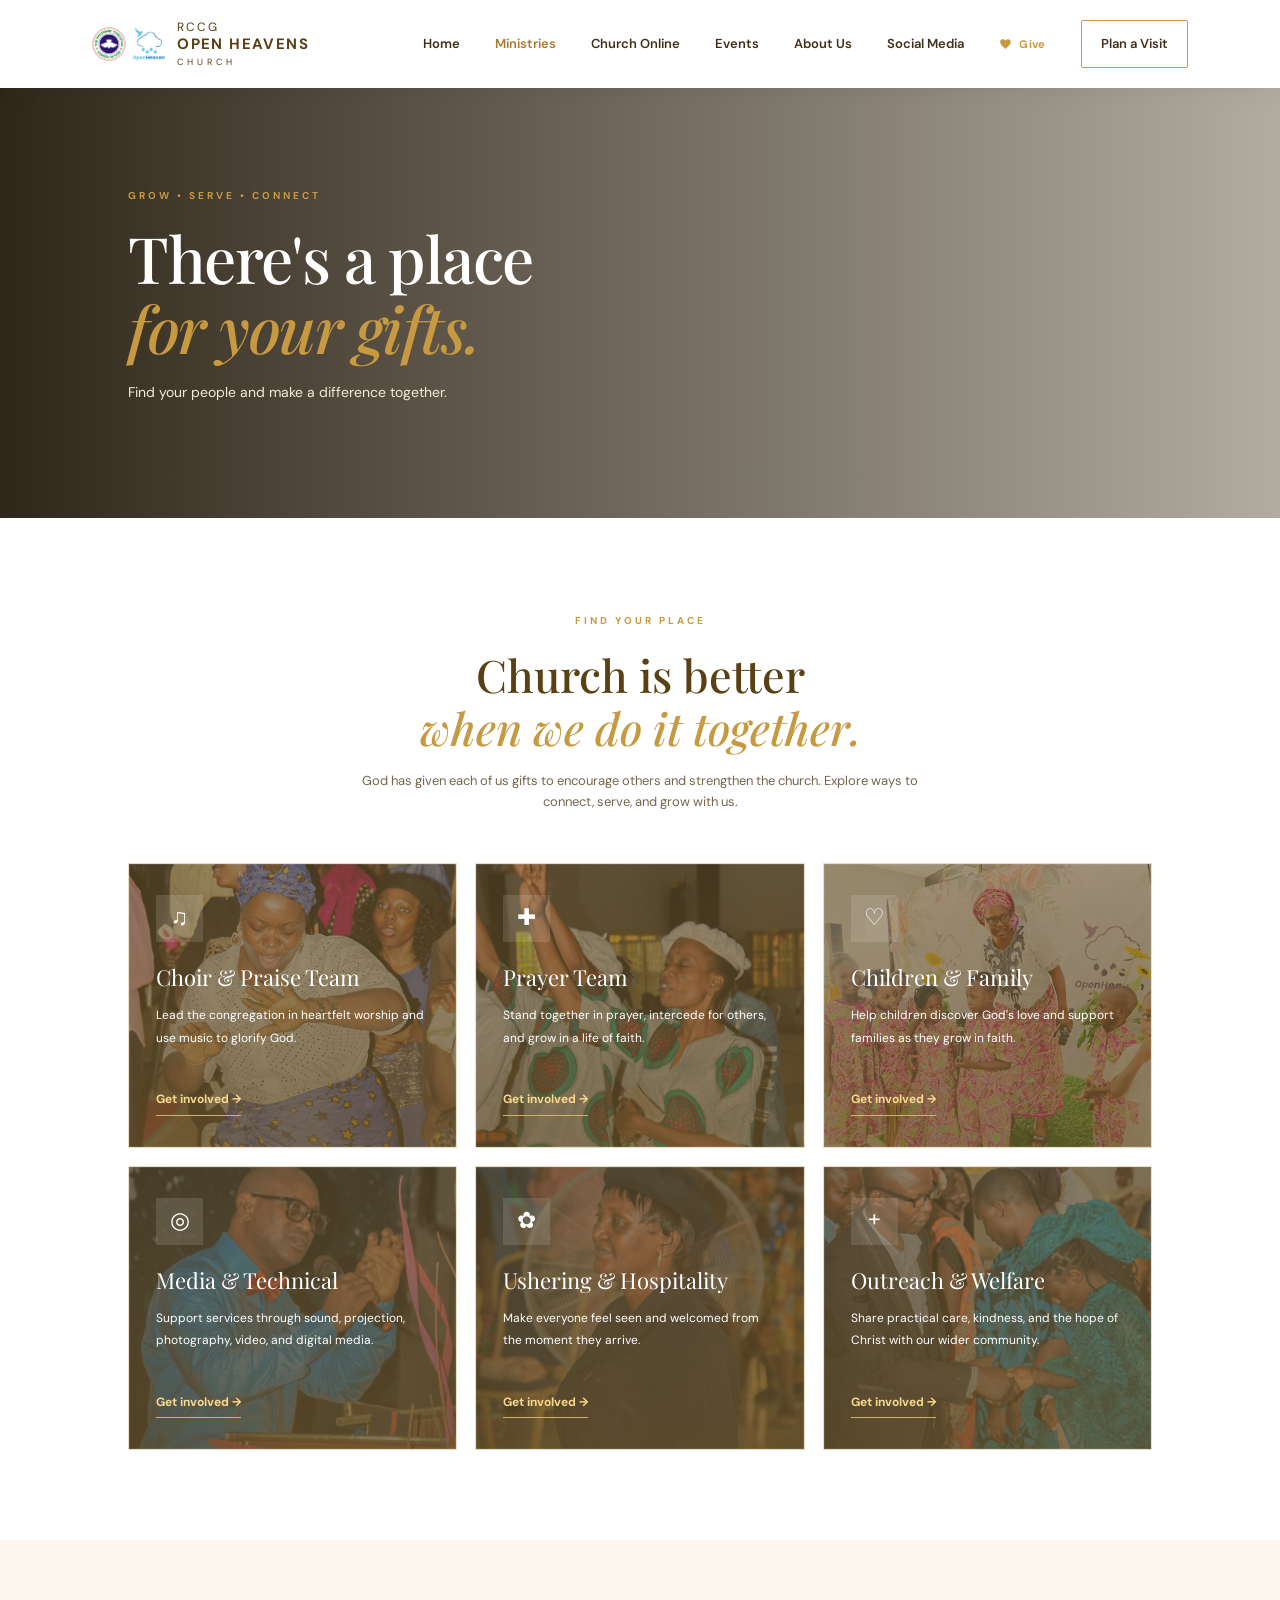
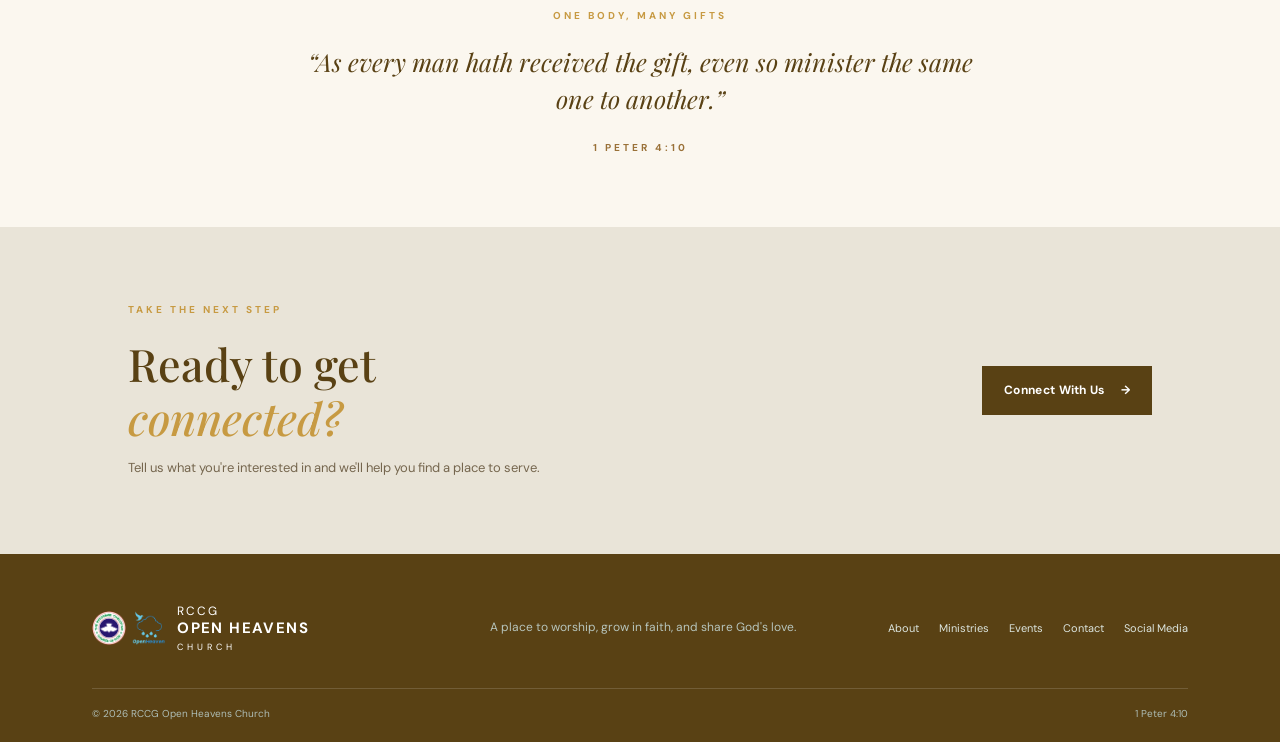
<file: ministries.html>
﻿<!DOCTYPE html>
<html lang="en"><head><meta charset="UTF-8"><meta name="viewport" content="width=device-width, initial-scale=1"><meta name="description" content="Find a place to serve and grow through ministries at RCCG Open Heavens Church."><title>Ministries | RCCG Open Heavens Church</title><link rel="stylesheet" href="styles.css"></head><body>
<header class="site-header"><a class="brand" href="/"><span class="brand-logos"><img class="brand-logo" src="assets/rccg-logo.png" alt="RCCG logo"><img class="brand-logo" src="assets/church-logo.png" alt="RCCG Open Heavens Church logo"></span><span>RCCG <b>OPEN HEAVENS</b><small>CHURCH</small></span></a><button class="menu-toggle" aria-label="Open navigation" aria-expanded="false">☰</button><nav class="nav"><a href="/">Home</a><a class="active" href="ministries">Ministries</a><a href="church-online">Church Online</a><a href="events">Events</a><a href="about">About Us</a><a href="social">Social Media</a><a href="give">Give</a><a class="nav-cta" href="contact">Plan a Visit</a></nav></header>
<main><section class="page-hero ministry-hero"><div class="page-hero-shade"></div><div class="page-hero-content"><p class="eyebrow">GROW • SERVE • CONNECT</p><h1>There's a place<br><em>for your gifts.</em></h1><p>Find your people and make a difference together.</p></div></section>
<section class="section-wrap ministry-intro"><p class="eyebrow">FIND YOUR PLACE</p><h2>Church is better<br><em>when we do it together.</em></h2><p>God has given each of us gifts to encourage others and strengthen the church. Explore ways to connect, serve, and grow with us.</p></section>
<section class="ministry-grid-wrap"><div class="ministry-grid"><article class="ministry-card choir-card"><div class="ministry-icon">♫</div><h3>Choir & Praise Team</h3><p>Lead the congregation in heartfelt worship and use music to glorify God.</p><a href="contact?ministry=Choir%20%26%20Praise%20Team" class="text-link">Get involved &rarr;</a></article><article class="ministry-card prayer-card"><div class="ministry-icon">✚</div><h3>Prayer Team</h3><p>Stand together in prayer, intercede for others, and grow in a life of faith.</p><a href="contact?ministry=Prayer%20Team" class="text-link">Get involved &rarr;</a></article><article class="ministry-card family-card"><div class="ministry-icon">♡</div><h3>Children & Family</h3><p>Help children discover God's love and support families as they grow in faith.</p><a href="contact?ministry=Children%20%26%20Family" class="text-link">Get involved &rarr;</a></article><article class="ministry-card media-card"><div class="ministry-icon">◎</div><h3>Media & Technical</h3><p>Support services through sound, projection, photography, video, and digital media.</p><a href="contact?ministry=Media%20%26%20Technical" class="text-link">Get involved &rarr;</a></article><article class="ministry-card usher-card"><div class="ministry-icon">✿</div><h3>Ushering & Hospitality</h3><p>Make everyone feel seen and welcomed from the moment they arrive.</p><a href="contact?ministry=Ushering%20%26%20Hospitality" class="text-link">Get involved &rarr;</a></article><article class="ministry-card outreach-card"><div class="ministry-icon">✧</div><h3>Outreach & Welfare</h3><p>Share practical care, kindness, and the hope of Christ with our wider community.</p><a href="contact?ministry=Outreach%20%26%20Welfare" class="text-link">Get involved &rarr;</a></article></div></section>
<section class="ministry-quote"><p class="eyebrow">ONE BODY, MANY GIFTS</p><blockquote>“As every man hath received the gift, even so minister the same one to another.”</blockquote><span>1 PETER 4:10</span></section>
<section class="visit-cta"><div><p class="eyebrow">TAKE THE NEXT STEP</p><h2>Ready to get<br><em>connected?</em></h2><p>Tell us what you're interested in and we'll help you find a place to serve.</p></div><a class="button button-dark" href="contact">Connect With Us <span>&rarr;</span></a></section></main>
<footer class="footer"><div class="footer-main"><a class="brand brand-light" href="/"><span class="brand-logos"><img class="brand-logo" src="assets/rccg-logo.png" alt="RCCG logo"><img class="brand-logo" src="assets/church-logo.png" alt="RCCG Open Heavens Church logo"></span><span>RCCG <b>OPEN HEAVENS</b><small>CHURCH</small></span></a><p>A place to worship, grow in faith, and share God's love.</p><div class="footer-links"><a href="about">About</a><a href="ministries">Ministries</a><a href="events">Events</a><a href="contact">Contact</a></div></div><div class="footer-bottom"><span>&copy; <span id="year"></span> RCCG Open Heavens Church</span><span>1 Peter 4:10</span></div></footer><script src="script.js"></script></body></html>
</file>
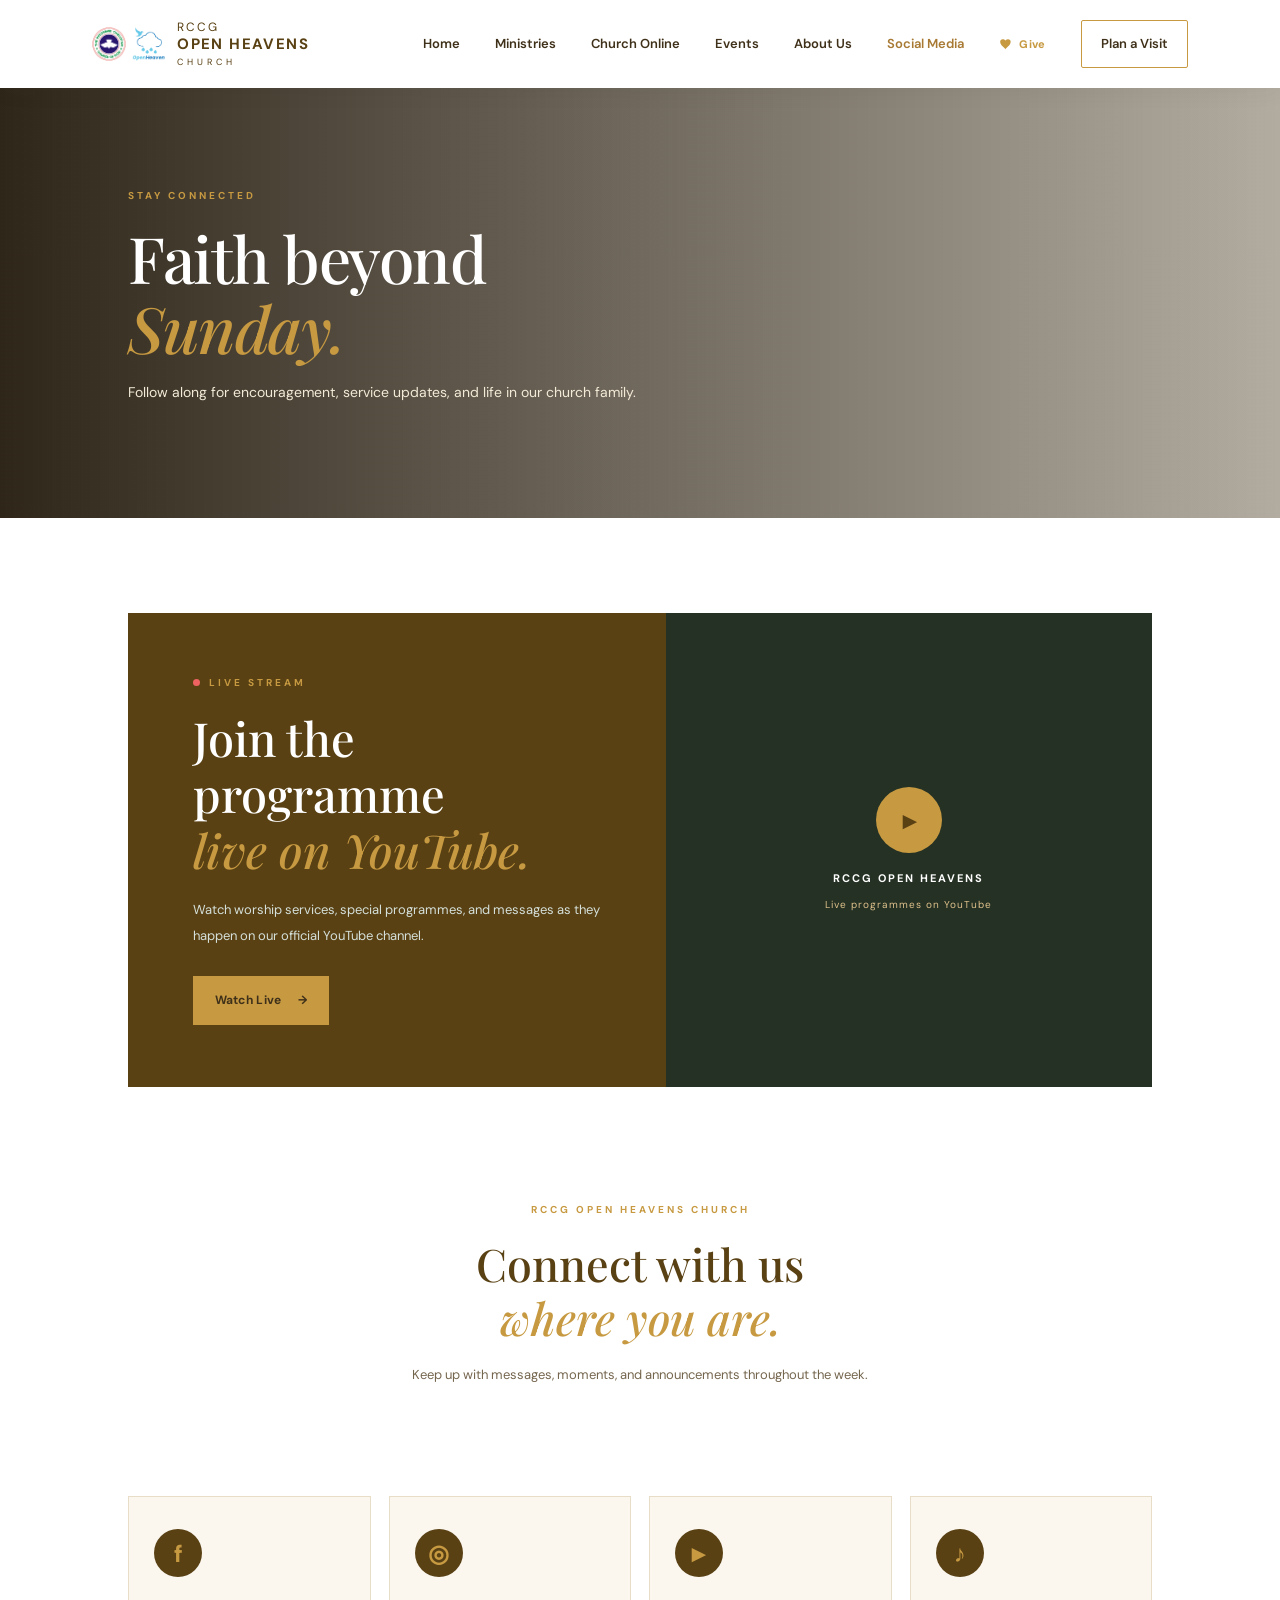
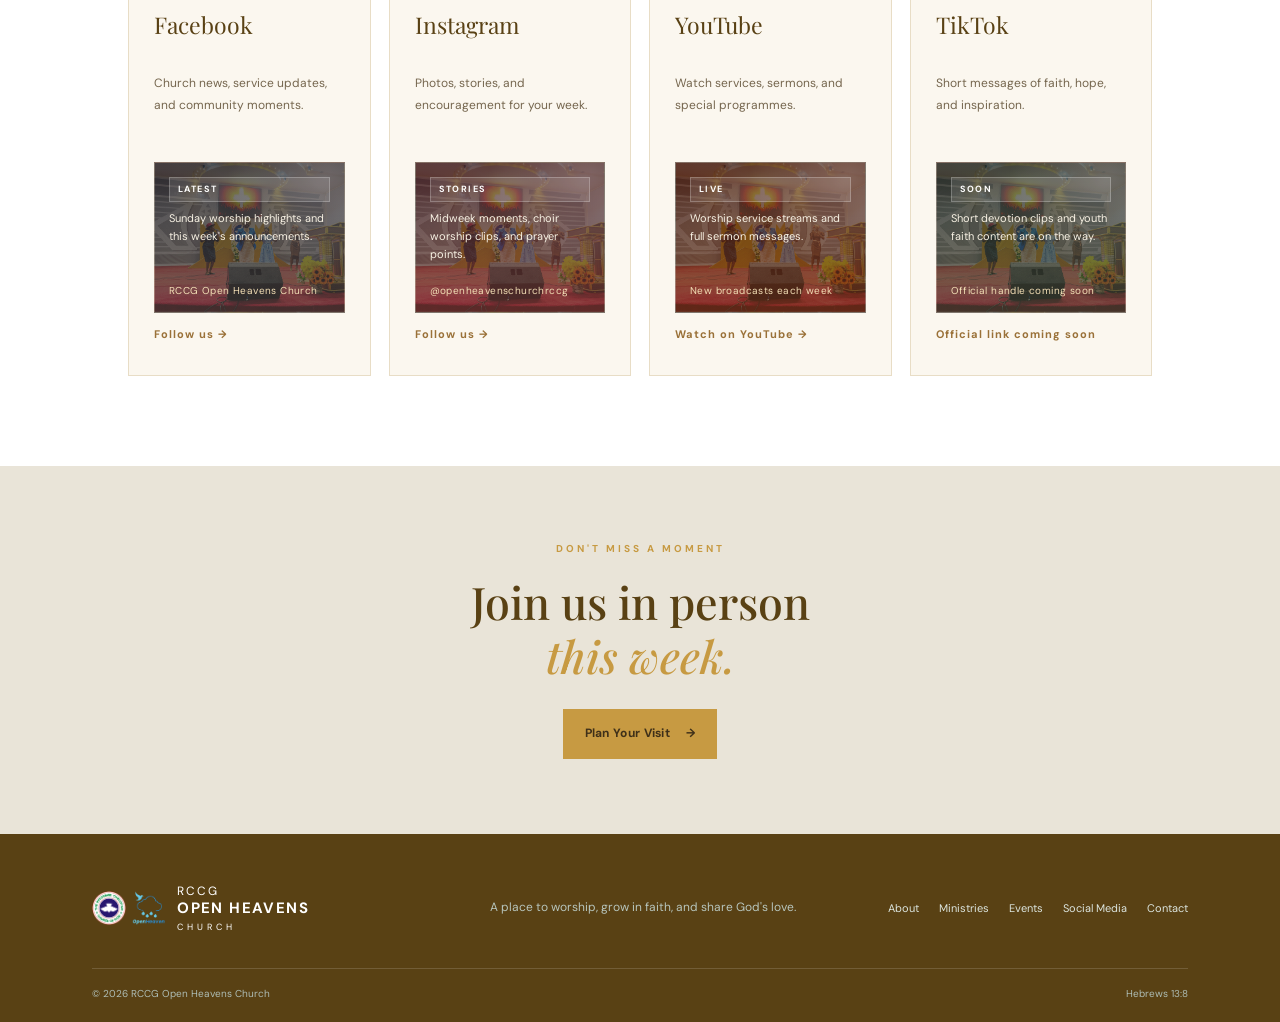
<file: social.html>
﻿<!DOCTYPE html>
<html lang="en">
<head>
  <meta charset="UTF-8">
  <meta name="viewport" content="width=device-width, initial-scale=1">
  <meta name="description" content="Follow RCCG Open Heavens Church on social media.">
  <title>Social Media | RCCG Open Heavens Church</title>
  <link rel="icon" type="image/png" href="assets/church-logo.png">
  <link rel="stylesheet" href="styles.css">
</head>
<body>
  <header class="site-header">
    <a class="brand" href="/"><span class="brand-logos"><img class="brand-logo" src="assets/rccg-logo.png" alt="RCCG logo"><img class="brand-logo" src="assets/church-logo.png" alt="RCCG Open Heavens Church logo"></span><span>RCCG <b>OPEN HEAVENS</b><small>CHURCH</small></span></a>
    <button class="menu-toggle" aria-label="Open navigation" aria-expanded="false">☰</button>
    <nav class="nav"><a href="/">Home</a><a href="ministries">Ministries</a><a href="church-online">Church Online</a><a href="events">Events</a><a href="about">About Us</a><a class="active" href="social">Social Media</a><a href="give">Give</a><a class="nav-cta" href="contact">Plan a Visit</a></nav>
  </header>
  <main>
    <section class="page-hero social-hero"><div class="page-hero-shade"></div><div class="page-hero-content"><p class="eyebrow">STAY CONNECTED</p><h1>Faith beyond<br><em>Sunday.</em></h1><p>Follow along for encouragement, service updates, and life in our church family.</p></div></section>
    <section class="live-stream section-wrap"><div class="live-preview"><div class="live-preview-content"><p class="eyebrow"><span class="live-dot"></span>LIVE STREAM</p><h2>Join the programme<br><em>live on YouTube.</em></h2><p>Watch worship services, special programmes, and messages as they happen on our official YouTube channel.</p><a class="button button-gold" href="https://youtube.com/@rccgopenheavensparish?si=jn6uOHsddbKMbwnQ" target="_blank" rel="noopener noreferrer">Watch Live <span>&rarr;</span></a></div><div class="live-preview-screen"><span class="play-button">&#9658;</span><span>RCCG OPEN HEAVENS</span><small>Live programmes on YouTube</small></div></div></section>
    <section class="social-intro section-wrap"><p class="eyebrow">RCCG OPEN HEAVENS CHURCH</p><h2>Connect with us<br><em>where you are.</em></h2><p>Keep up with messages, moments, and announcements throughout the week.</p></section>
    <section class="social-grid-wrap"><div class="social-grid">
      <article class="social-card"><span class="social-icon">f</span><h3>Facebook</h3><p>Church news, service updates, and community moments.</p><div class="social-preview facebook-preview"><span class="preview-tag">LATEST</span><p>Sunday worship highlights and this week's announcements.</p><small>RCCG Open Heavens Church</small></div><a class="social-status" href="https://www.facebook.com/share/1EnfGu4Z1s/?mibextid=wwXIfr" target="_blank" rel="noopener noreferrer">Follow us <span>&rarr;</span></a></article>
      <article class="social-card"><span class="social-icon">◎</span><h3>Instagram</h3><p>Photos, stories, and encouragement for your week.</p><div class="social-preview instagram-preview"><span class="preview-tag">STORIES</span><p>Midweek moments, choir worship clips, and prayer points.</p><small>@openheavenschurchrccg</small></div><a class="social-status" href="https://www.instagram.com/openheavenschurchrccg?rpxt=MW1ubnB3dXkyOHJscA%3D%3D&amp;utm_source=qr" target="_blank" rel="noopener noreferrer">Follow us <span>&rarr;</span></a></article>
      <article class="social-card"><span class="social-icon">&#9658;</span><h3>YouTube</h3><p>Watch services, sermons, and special programmes.</p><div class="social-preview youtube-preview"><span class="preview-tag">LIVE</span><p>Worship service streams and full sermon messages.</p><small>New broadcasts each week</small></div><a class="social-status" href="https://youtube.com/@rccgopenheavensparish?si=jn6uOHsddbKMbwnQ" target="_blank" rel="noopener noreferrer">Watch on YouTube <span>&rarr;</span></a></article>
      <article class="social-card"><span class="social-icon">♪</span><h3>TikTok</h3><p>Short messages of faith, hope, and inspiration.</p><div class="social-preview tiktok-preview"><span class="preview-tag">SOON</span><p>Short devotion clips and youth faith content are on the way.</p><small>Official handle coming soon</small></div><span class="social-status">Official link coming soon</span></article>
    </div></section>
    <section class="social-cta"><p class="eyebrow">DON'T MISS A MOMENT</p><h2>Join us in person<br><em>this week.</em></h2><a class="button button-gold" href="contact">Plan Your Visit <span>&rarr;</span></a></section>
  </main>
  <footer class="footer"><div class="footer-main"><a class="brand brand-light" href="/"><span class="brand-logos"><img class="brand-logo" src="assets/rccg-logo.png" alt="RCCG logo"><img class="brand-logo" src="assets/church-logo.png" alt="RCCG Open Heavens Church logo"></span><span>RCCG <b>OPEN HEAVENS</b><small>CHURCH</small></span></a><p>A place to worship, grow in faith, and share God's love.</p><div class="footer-links"><a href="about">About</a><a href="ministries">Ministries</a><a href="events">Events</a><a href="social">Social Media</a><a href="contact">Contact</a></div></div><div class="footer-bottom"><span>&copy; <span id="year"></span> RCCG Open Heavens Church</span><span>Hebrews 13:8</span></div></footer>
  <script src="script.js"></script>
</body>
</html>
</file>
<file: styles.css>
@import url('https://fonts.googleapis.com/css2?family=DM+Sans:wght@400;500;600;700&family=Playfair+Display:ital,wght@0,500;0,600;0,700;1,500;1,600&display=swap');
:root{--navy:#594114;--green:#806126;--gold:#c79a42;--cream:#fbf7ef;--ink:#3f3019;--muted:#75664e;--white:#fff;--line:#e8ddc6;--transition:0.35s cubic-bezier(.2,.8,.2,1)}
*{box-sizing:border-box}html{scroll-behavior:smooth}body{margin:0;color:var(--ink);font-family:'DM Sans',sans-serif;line-height:1.65;overflow-x:hidden;animation:pageFade .7s ease both}a{color:inherit;text-decoration:none}
@keyframes pageFade{from{opacity:0}to{opacity:1}}
@keyframes riseUp{from{opacity:0;transform:translateY(28px)}to{opacity:1;transform:translateY(0)}}
@keyframes floatGold{0%,100%{transform:translateY(0)}50%{transform:translateY(-5px)}}
.reveal{opacity:0;transform:translateY(28px);transition:opacity .8s ease,transform .8s ease}
.reveal-visible{opacity:1;transform:none}
.site-header{height:88px;padding:0 7.2%;display:flex;align-items:center;justify-content:space-between;background:#fff;position:relative;z-index:10;box-shadow:0 2px 22px #152d2910}.brand{display:flex;align-items:center;gap:11px;font-size:12px;letter-spacing:2px;color:var(--navy);line-height:1.25}.brand b{display:block;font-size:15px;letter-spacing:1.4px}.brand small{display:block;font-size:9px;letter-spacing:4px;margin-top:4px}.brand-mark{font-size:29px;color:var(--gold)}.nav{display:flex;align-items:center;gap:35px;font-size:13px;font-weight:600}.nav>a{transition:color var(--transition),transform var(--transition),opacity var(--transition)}.nav>a:hover,.nav>a.active{color:#a87932}.nav a:hover{transform:translateY(-1px)}.nav-cta{padding:12px 19px;border:1px solid var(--gold);border-radius:2px;transition:transform var(--transition),box-shadow var(--transition),background var(--transition)}.nav-cta:hover{transform:translateY(-2px);box-shadow:0 10px 18px rgba(199,154,66,.25)}.active-cta{background:var(--gold);color:var(--navy)!important}.menu-toggle{display:none;background:none;border:0;font-size:26px;color:var(--navy)}
.hero{position:relative;min-height:640px;display:flex;align-items:center;background:#594114 url('assets/home-worship.png') center 48%/cover;color:white}.hero-shade,.page-hero-shade{position:absolute;inset:0;background:linear-gradient(90deg,rgba(31,22,8,.92) 0%,rgba(63,46,19,.82) 43%,rgba(63,46,19,.35) 100%)}.hero-content{position:relative;z-index:1;margin-left:10%;max-width:640px;padding:80px 20px 95px 0}.eyebrow{font-size:10px;letter-spacing:3px;font-weight:700;color:var(--gold);margin:0 0 18px}.hero h1,.page-hero h1{font-family:'Playfair Display',serif;font-size:clamp(42px,5.2vw,72px);line-height:1.1;letter-spacing:-1.5px;margin:0 0 24px;font-weight:500}.hero h1 em,.page-hero h1 em,.welcome h2 em,.visit-cta h2 em,.about-intro h2 em,.values-section h2 em,.beliefs h2 em,.ministry-intro h2 em,.schedule-heading h2 em,.contact-details h2 em,.events-banner h2 em{color:var(--gold);font-weight:500}.hero-copy{font-size:15px;max-width:450px;color:#f2eadc;line-height:1.9}.hero-actions{display:flex;gap:13px;flex-wrap:wrap;margin-top:30px}.button{display:inline-flex;align-items:center;justify-content:center;gap:16px;padding:15px 22px;font-size:12px;font-weight:700;letter-spacing:.3px;border:0;cursor:pointer;transition:transform .25s ease,background .25s ease,box-shadow .25s ease}.button:hover{transform:translateY(-2px);box-shadow:0 12px 24px rgba(89,65,20,.18)}.button-gold{background:var(--gold);color:#3f3019}.button-outline{border:1px solid #ffffff91;color:white}.button-dark{background:var(--navy);color:white}.hero-note{margin-top:35px;color:#f4ead7;font-size:11px;letter-spacing:1px}.live-dot{display:inline-block;width:7px;height:7px;border-radius:50%;background:var(--gold);margin-right:9px;animation:floatGold 2.6s ease-in-out infinite}.hero-verse{position:absolute;right:7%;bottom:27px;z-index:1;max-width:300px;font-family:'Playfair Display',serif;font-size:13px;color:#fff;text-align:right}.hero-verse b{display:block;font:10px 'DM Sans',sans-serif;letter-spacing:1.5px;color:var(--gold);margin-top:7px}
.section-wrap{padding:95px 10%}.welcome{display:grid;grid-template-columns:1fr 1fr;gap:9%;align-items:center}.welcome-image{height:430px;background:url('https://images.unsplash.com/photo-1511632765486-a01980e01a18?auto=format&fit=crop&w=1000&q=80') center/cover;position:relative}.image-label{position:absolute;bottom:22px;left:22px;right:22px;background:#fff;padding:18px;display:flex;align-items:center;gap:13px}.image-label>span{font-size:27px;color:var(--gold)}.image-label b,.image-label small{display:block}.image-label b{font-size:10px;letter-spacing:1.4px}.image-label small{font-size:11px;color:var(--muted);margin-top:4px}.welcome h2,.service-band h2,.visit-cta h2,.about-intro h2,.values-section h2,.beliefs h2,.ministry-intro h2,.schedule-heading h2,.contact-details h2,.events-banner h2{font:500 clamp(33px,3.5vw,46px)/1.2 'Playfair Display',serif;margin:0 0 22px;color:var(--navy)}.welcome-text>p:not(.eyebrow){font-size:13px;color:var(--muted);line-height:2}.text-link{display:inline-block;margin-top:12px;color:#9a7138;font-size:12px;font-weight:700;border-bottom:1px solid #d7ae69;padding-bottom:5px}.service-band{background:var(--cream);padding:76px 10%;display:grid;grid-template-columns:.8fr 1.2fr;gap:10%;align-items:center}.service-band h2{margin-bottom:0}.service-list>div{display:flex;align-items:center;gap:17px;border-bottom:1px solid #dcd6ca;padding:17px 0}.service-day{display:grid;place-items:center;width:48px;height:48px;background:var(--navy);color:var(--gold);font-size:11px;font-weight:700}.service-list b,.service-list small{display:block}.service-list b{font-size:13px}.service-list small{font-size:11px;color:var(--muted);margin-top:3px}.service-arrow{margin-left:auto;color:#a87932}.quote-section{text-align:center;padding:86px 20px 80px;background:#fff}.quote-mark{font:80px/.8 'Playfair Display',serif;color:var(--gold)}.quote-section blockquote{font:italic 27px/1.5 'Playfair Display',serif;max-width:720px;margin:14px auto;color:var(--navy)}.quote-section p,.ministry-quote span{font-size:10px;letter-spacing:3px;color:#9a7138;font-weight:700}.visit-cta{padding:75px 10%;background:#e9e4d8;display:flex;justify-content:space-between;align-items:center;gap:30px}.visit-cta h2{margin-bottom:12px}.visit-cta p:not(.eyebrow){font-size:13px;color:var(--muted);margin-bottom:0}
.footer{background:var(--navy);color:#dce5df;padding:50px 7.2% 20px}.footer-main{display:grid;grid-template-columns:1fr 1fr auto;align-items:center;gap:30px;padding-bottom:35px}.brand-light{color:white}.footer-main>p{font-size:12px;color:#b7c5bd}.footer-links{display:flex;gap:20px;font-size:11px}.footer-links a:hover{color:var(--gold)}.footer-bottom{border-top:1px solid #ffffff26;padding-top:17px;display:flex;justify-content:space-between;gap:20px;font-size:10px;color:#aebdb5}
.page-hero{position:relative;min-height:430px;display:flex;align-items:center;background-position:center;background-size:cover;color:white}.about-hero{background-image:url('https://images.unsplash.com/photo-1438232992991-995b7058bbb3?auto=format&fit=crop&w=1800&q=85')}.ministry-hero{background-image:url('https://images.unsplash.com/photo-1516280440614-37939bbacd81?auto=format&fit=crop&w=1800&q=85')}.events-hero{background-image:url('https://images.unsplash.com/photo-1470229722913-7c0e2dbbafd3?auto=format&fit=crop&w=1800&q=85')}.contact-hero{background-image:url('https://images.unsplash.com/photo-1510915361894-db8b60106cb1?auto=format&fit=crop&w=1800&q=85')}.page-hero-shade{background:linear-gradient(90deg,rgba(31,22,8,.93),rgba(63,46,19,.4))}.page-hero-content{position:relative;z-index:1;margin-left:10%;padding:70px 20px 70px 0}.page-hero h1{font-size:clamp(42px,5vw,64px);margin-bottom:17px}.page-hero-content>p:last-child{font-size:14px;color:#f3ead7}
.about-intro{display:grid;grid-template-columns:1fr 1fr;gap:9%;align-items:center}.about-intro>div:nth-child(2){font-size:14px;color:var(--muted);line-height:2}.values-section{background:var(--cream);padding:80px 10%}.section-heading{text-align:center;margin-bottom:38px}.section-heading h2{margin-bottom:0}.value-grid{display:grid;grid-template-columns:repeat(4,1fr);gap:16px}.value-card{background:#fff;padding:26px 22px;min-height:205px}.value-card>span{color:#b78b4b;font-size:11px;letter-spacing:2px}.value-card h3{font:22px 'Playfair Display',serif;color:var(--navy);margin:17px 0 8px}.value-card p{font-size:12px;color:var(--muted);line-height:1.8}.beliefs{display:grid;grid-template-columns:.8fr 1.2fr;gap:10%;align-items:center}.beliefs-art{height:360px;background:linear-gradient(rgba(89,65,20,.86),rgba(89,65,20,.86)),url('https://images.unsplash.com/photo-1504052434569-70ad5836ab65?auto=format&fit=crop&w=900&q=80') center/cover;display:flex;align-items:center;justify-content:center;flex-direction:column;color:white}.cross-symbol{font-size:78px;color:var(--gold)}.beliefs-art p{font-size:10px;letter-spacing:3px}.check-list{list-style:none;padding:0;margin:25px 0}.check-list li{position:relative;padding:0 0 14px 26px;font-size:12px;color:var(--muted)}.check-list li:before{content:'✓';position:absolute;left:0;color:#ad813e;font-weight:700}
.ministry-intro{text-align:center;padding-bottom:50px}.ministry-intro h2{margin-bottom:15px}.ministry-intro>p:last-child{max-width:580px;margin:0 auto;color:var(--muted);font-size:13px}.ministry-grid-wrap{padding:0 10% 90px}.ministry-grid{display:grid;grid-template-columns:repeat(3,1fr);gap:18px}.ministry-card{padding:31px 27px;border:1px solid var(--line);background:white;transition:transform .2s,box-shadow .2s}.ministry-card:hover{transform:translateY(-4px);box-shadow:0 12px 30px #142f2910}.ministry-icon{width:47px;height:47px;background:var(--cream);display:grid;place-items:center;font-size:23px;color:#a87932}.ministry-card h3{font:22px 'Playfair Display',serif;color:var(--navy);margin:20px 0 9px}.ministry-card p{font-size:12px;color:var(--muted);line-height:1.9;min-height:67px}.ministry-card .text-link{margin-top:7px}.choir-card{position:relative;overflow:hidden;background:linear-gradient(rgba(89,65,20,.62),rgba(89,65,20,.78)),url('assets/choir-praise-team.jpeg'),url('https://images.unsplash.com/photo-1507692049790-de58290a4334?auto=format&fit=crop&w=1200&q=80');background-size:cover;background-position:center;box-shadow:inset 0 0 0 1px rgba(255,255,255,.08)}.choir-card::before{content:'';position:absolute;inset:0;background:rgba(255,255,255,.08)}.choir-card > *{position:relative;z-index:1}.choir-card .ministry-icon,.choir-card h3,.choir-card p,.choir-card .text-link{color:#fff}.choir-card .ministry-icon{background:rgba(255,255,255,.12)}.choir-card .text-link{color:#f8d88d}.prayer-card{position:relative;overflow:hidden;background:linear-gradient(rgba(89,65,20,.58),rgba(89,65,20,.75)),url('assets/prayer team.jpeg'),url('https://images.unsplash.com/photo-1516280440614-37939bbacd81?auto=format&fit=crop&w=1200&q=80');background-size:cover;background-position:center;box-shadow:inset 0 0 0 1px rgba(255,255,255,.08)}.prayer-card::before{content:'';position:absolute;inset:0;background:rgba(255,255,255,.08)}.prayer-card > *{position:relative;z-index:1}.prayer-card .ministry-icon,.prayer-card h3,.prayer-card p,.prayer-card .text-link{color:#fff}.prayer-card .ministry-icon{background:rgba(255,255,255,.12)}.prayer-card .text-link{color:#f8d88d}.family-card{position:relative;overflow:hidden;background:linear-gradient(rgba(89,65,20,.6),rgba(89,65,20,.76)),url('assets/children & family.jpeg'),url('https://images.unsplash.com/photo-1517486808906-6ca8b3d3b89b?auto=format&fit=crop&w=1200&q=80');background-size:cover;background-position:center;box-shadow:inset 0 0 0 1px rgba(255,255,255,.08)}.family-card::before{content:'';position:absolute;inset:0;background:rgba(255,255,255,.08)}.family-card > *{position:relative;z-index:1}.family-card .ministry-icon,.family-card h3,.family-card p,.family-card .text-link{color:#fff}.family-card .ministry-icon{background:rgba(255,255,255,.12)}.family-card .text-link{color:#f8d88d}.media-card{position:relative;overflow:hidden;background:linear-gradient(rgba(89,65,20,.6),rgba(89,65,20,.76)),url('assets/Media & Technical.jpeg'),url('https://images.unsplash.com/photo-1492684223066-81342ee5ff30?auto=format&fit=crop&w=1200&q=80');background-size:cover;background-position:center;box-shadow:inset 0 0 0 1px rgba(255,255,255,.08)}.media-card::before{content:'';position:absolute;inset:0;background:rgba(255,255,255,.08)}.media-card > *{position:relative;z-index:1}.media-card .ministry-icon,.media-card h3,.media-card p,.media-card .text-link{color:#fff}.media-card .ministry-icon{background:rgba(255,255,255,.12)}.media-card .text-link{color:#f8d88d}.usher-card{position:relative;overflow:hidden;background:linear-gradient(rgba(89,65,20,.6),rgba(89,65,20,.76)),url('assets/Ushering & Hospitality.jpeg'),url('https://images.unsplash.com/photo-1529156069898-49953e39b3ac?auto=format&fit=crop&w=1800&q=85');background-size:cover;background-position:center;box-shadow:inset 0 0 0 1px rgba(255,255,255,.08)}.usher-card::before{content:'';position:absolute;inset:0;background:rgba(255,255,255,.08)}.usher-card > *{position:relative;z-index:1}.usher-card .ministry-icon,.usher-card h3,.usher-card p,.usher-card .text-link{color:#fff}.usher-card .ministry-icon{background:rgba(255,255,255,.12)}.usher-card .text-link{color:#f8d88d}.outreach-card{position:relative;overflow:hidden;background:linear-gradient(rgba(89,65,20,.6),rgba(89,65,20,.76)),url('assets/Outreach & Welfare.jpeg'),url('https://images.unsplash.com/photo-1488521787991-ed7bbaae773c?auto=format&fit=crop&w=1200&q=80');background-size:cover;background-position:center;box-shadow:inset 0 0 0 1px rgba(255,255,255,.08)}.outreach-card::before{content:'';position:absolute;inset:0;background:rgba(255,255,255,.08)}.outreach-card > *{position:relative;z-index:1}.outreach-card .ministry-icon,.outreach-card h3,.outreach-card p,.outreach-card .text-link{color:#fff}.outreach-card .ministry-icon{background:rgba(255,255,255,.12)}.outreach-card .text-link{color:#f8d88d}.ministry-quote{text-align:center;background:var(--cream);padding:68px 20px}.ministry-quote blockquote{font:italic 25px/1.5 'Playfair Display',serif;max-width:690px;margin:0 auto 15px;color:var(--navy)}
.schedule-section{padding-top:80px}.schedule-heading{display:flex;justify-content:space-between;gap:40px;align-items:end;margin-bottom:35px}.schedule-heading h2{margin:0}.schedule-heading>p{max-width:350px;color:var(--muted);font-size:13px}.schedule-list{border-top:1px solid var(--line)}.schedule-item{display:grid;grid-template-columns:80px 1fr 180px;gap:24px;align-items:center;padding:23px 0;border-bottom:1px solid var(--line)}.date-tile{height:62px;background:var(--cream);display:flex;align-items:center;justify-content:center;flex-direction:column}.date-tile b{font-size:13px;color:var(--navy)}.date-tile span{font-size:8px;letter-spacing:1px;color:#9a7138}.schedule-info h3{font:22px 'Playfair Display',serif;margin:0 0 4px;color:var(--navy)}.schedule-info p{font-size:12px;color:var(--muted);margin:0}.schedule-time{text-align:right}.schedule-time b,.schedule-time span{display:block}.schedule-time b{font-size:12px;color:#9a7138}.schedule-time span{font-size:10px;color:var(--muted)}.schedule-note{font-size:11px;color:var(--muted);margin-top:20px}.events-banner{padding:70px 10%;background:var(--navy);color:white;display:flex;align-items:center;justify-content:space-between;gap:30px}.events-banner h2{color:white;margin-bottom:10px}.events-banner p:not(.eyebrow){font-size:12px;color:#c2d0c8}
.contact-layout{display:grid;grid-template-columns:.9fr 1.1fr;gap:9%;align-items:start}.contact-details>p:not(.eyebrow){font-size:13px;color:var(--muted);line-height:2}.contact-detail{display:flex;gap:14px;margin-top:25px;align-items:flex-start}.detail-icon{width:40px;height:40px;display:grid;place-items:center;background:var(--cream);color:#a87932;font-size:20px;flex-shrink:0}.contact-detail b{font-size:12px}.contact-detail p{font-size:12px;color:var(--muted);margin:3px 0 0;line-height:1.8}.contact-note{margin-top:30px;background:var(--cream);padding:20px}.contact-note b{font:19px 'Playfair Display',serif;color:var(--navy)}.contact-note p{font-size:11px;color:var(--muted);margin-bottom:0}.contact-form{background:var(--cream);padding:34px}.contact-form h3{font:27px 'Playfair Display',serif;color:var(--navy);margin:0 0 5px}.contact-form>p{font-size:11px;color:var(--muted);margin:0 0 22px}.contact-form label{display:block;font-size:11px;font-weight:700;margin:15px 0 7px}.contact-form input,.contact-form select,.contact-form textarea{width:100%;padding:13px 12px;border:1px solid #ddd7cb;background:white;color:var(--ink);font:12px 'DM Sans',sans-serif;border-radius:0;outline-color:var(--gold)}.contact-form textarea{resize:vertical}.form-submit{margin-top:20px;width:100%}.form-feedback{display:none;margin-top:15px;padding:12px;background:#e3eee5;color:#234b37;font-size:12px}.form-feedback.show{display:block}.form-disclaimer{display:block;color:var(--muted);font-size:10px;margin-top:12px}.map-placeholder{margin:0 10% 85px;padding:55px 20px;text-align:center;background:repeating-linear-gradient(45deg,#f5f2eb,#f5f2eb 12px,#efebe2 12px,#efebe2 24px)}.map-symbol{font-size:35px;color:#a87932}.map-placeholder h3{font:24px 'Playfair Display',serif;color:var(--navy);margin:8px 0}.map-placeholder p{font-size:12px;color:var(--muted)}
@media(max-width:900px){.site-header{padding:0 5%;height:78px}.nav{gap:18px}.welcome,.about-intro,.beliefs,.contact-layout{gap:6%}.section-wrap{padding:75px 7%}.service-band,.values-section{padding-left:7%;padding-right:7%}.value-grid{grid-template-columns:repeat(2,1fr)}.ministry-grid-wrap{padding-left:7%;padding-right:7%}.ministry-grid{grid-template-columns:repeat(2,1fr)}.footer-main{grid-template-columns:1fr 1fr}.footer-links{grid-column:1/-1}.visit-cta,.events-banner{padding-left:7%;padding-right:7%}}
@media(prefers-reduced-motion:reduce){html{scroll-behavior:auto}*,*::before,*::after{animation-duration:0.01ms!important;animation-iteration-count:1!important;transition-duration:0.01ms!important;scroll-behavior:auto!important}.reveal,.reveal-visible{opacity:1;transform:none}}
@media(max-width:680px){.menu-toggle{display:block}.nav{display:none;position:absolute;top:78px;left:0;right:0;padding:20px 6% 25px;background:white;box-shadow:0 15px 20px #102c2412;align-items:stretch;gap:0;flex-direction:column}.nav.nav-open{display:flex}.nav>a{padding:13px 0;border-bottom:1px solid var(--line)}.nav .nav-cta{padding:12px;margin-top:12px;text-align:center;border:1px solid var(--gold)}.hero{min-height:650px;background-position:58% center}.hero-shade{background:linear-gradient(90deg,rgba(31,22,8,.94),rgba(63,46,19,.56))}.hero-content{margin-left:7%;padding:70px 7% 100px 0}.hero h1{font-size:47px}.hero-verse{right:7%;left:7%;max-width:none;text-align:left;font-size:12px}.hero-actions{gap:9px}.button{padding:14px 15px}.welcome,.about-intro,.beliefs,.contact-layout,.service-band{grid-template-columns:1fr}.welcome{gap:35px}.welcome-image{height:320px}.service-band{gap:30px}.service-band h2{font-size:37px}.visit-cta,.events-banner{align-items:flex-start;flex-direction:column}.page-hero{min-height:380px}.page-hero-content{margin-left:7%;padding-right:7%}.page-hero h1{font-size:45px}.value-grid,.ministry-grid{grid-template-columns:1fr}.value-card{min-height:0}.beliefs-art{height:270px;order:2}.schedule-heading{display:block}.schedule-heading>p{margin-top:20px}.schedule-item{grid-template-columns:58px 1fr;gap:14px}.date-tile{height:56px}.schedule-time{grid-column:2;text-align:left;margin-top:-5px}.schedule-info h3{font-size:19px}.contact-form{padding:24px 19px}.map-placeholder{margin:0 7% 65px}.footer{padding:40px 7% 20px}.footer-main{grid-template-columns:1fr;gap:15px}.footer-links{grid-column:auto;flex-wrap:wrap}.footer-bottom{flex-direction:column;gap:8px}.quote-section blockquote{font-size:23px}.section-wrap{padding:65px 7%}}
.brand-logos{display:flex;align-items:center;gap:6px;flex:0 0 auto}.brand-logo{width:34px;height:34px;object-fit:contain;flex:0 0 auto}.brand-mark{display:block;width:48px;height:48px;background:url('assets/church-logo.png') center/contain no-repeat;font-size:0;flex:0 0 auto}.map-placeholder{padding:0 0 30px;overflow:hidden;background:var(--cream)}.church-map{display:block;width:100%;height:340px;border:0;margin-bottom:24px}.map-placeholder h3,.map-placeholder p,.map-placeholder .text-link{margin-left:20px;margin-right:20px}.map-placeholder .text-link{margin-top:0}
.social-hero{background-image:url('https://images.unsplash.com/photo-1529156069898-49953e39b3ac?auto=format&fit=crop&w=1800&q=85')}.social-intro{text-align:center;max-width:760px;margin:0 auto}.social-intro h2,.social-cta h2{font:500 clamp(33px,3.5vw,46px)/1.2 'Playfair Display',serif;margin:0 0 18px;color:var(--navy)}.social-intro h2 em,.social-cta h2 em{color:var(--gold);font-weight:500}.social-intro>p:last-child{font-size:13px;color:var(--muted);line-height:2}.social-grid-wrap{padding:0 10% 90px}.social-grid{display:grid;grid-template-columns:repeat(4,1fr);gap:18px}.social-card{padding:32px 25px;background:var(--cream);border:1px solid var(--line)}.social-icon{display:grid;place-items:center;width:48px;height:48px;border-radius:50%;background:var(--navy);color:var(--gold);font-size:24px;font-weight:700}.social-card h3{font:23px 'Playfair Display',serif;color:var(--navy);margin:20px 0 9px}.social-card p{font-size:12px;color:var(--muted);line-height:1.8;min-height:65px}.social-status{font-size:10px;letter-spacing:1px;color:#9a7138;font-weight:700}.social-cta{background:#e9e4d8;text-align:center;padding:75px 20px}.social-cta h2{margin-bottom:26px}@media(max-width:900px){.social-grid-wrap{padding-left:7%;padding-right:7%}.social-grid{grid-template-columns:repeat(2,1fr)}}@media(max-width:680px){.social-grid{grid-template-columns:1fr}.social-card p{min-height:0}}
.live-stream{padding-bottom:20px}.live-preview{display:grid;grid-template-columns:1.05fr .95fr;background:var(--navy);color:white;overflow:hidden}.live-preview-content{padding:62px 12%}.live-preview .eyebrow{color:var(--gold)}.live-preview h2{font:500 clamp(32px,3.7vw,47px)/1.2 'Playfair Display',serif;margin:0 0 18px}.live-preview h2 em{color:var(--gold);font-weight:500}.live-preview-content>p:not(.eyebrow){font-size:13px;line-height:2;color:#d5e0da;max-width:410px;margin-bottom:27px}.live-preview-screen{min-height:350px;display:flex;flex-direction:column;align-items:center;justify-content:center;gap:9px;background:linear-gradient(#102b29b8,#102b29b8),url('https://images.unsplash.com/photo-1506157786151-b8491531f063?auto=format&fit=crop&w=1200&q=85') center/cover;color:white;letter-spacing:2px;font-size:11px;font-weight:700}.live-preview-screen small{font-size:10px;color:#dfc18c;letter-spacing:1px;font-weight:400}.play-button{display:grid;place-items:center;width:66px;height:66px;border-radius:50%;padding-left:4px;background:var(--gold);color:var(--navy);font-size:24px;margin-bottom:7px}.live-preview .live-dot{background:#ef6262}@media(max-width:680px){.live-preview{grid-template-columns:1fr}.live-preview-content{padding:50px 9%}.live-preview-screen{min-height:255px}}
.welcome-image{background-image:linear-gradient(rgba(19,43,41,.12),rgba(19,43,41,.34)),url('assets/home-worship.png');background-position:center;background-size:cover;background-blend-mode:multiply}
.image-label>span{display:none}.image-label{gap:0}.ministry-card:last-child .ministry-icon{font-size:0}.ministry-card:last-child .ministry-icon:before{content:'+';font-size:23px}
.online-hero{min-height:510px;padding:92px 10%;display:flex;align-items:center;justify-content:space-between;gap:30px;color:white;background:linear-gradient(90deg,rgba(31,22,8,.94) 0%,rgba(63,46,19,.82) 48%,rgba(63,46,19,.38) 100%),url('assets/church online.jpeg') center/cover}.online-hero>div{max-width:650px}.online-hero h1{font:500 clamp(43px,5vw,68px)/1.1 'Playfair Display',serif;margin:0 0 22px}.online-hero h1 em,.section-title h2 em,.devotional-card h2 em,.giving-layout h2 em,.member-section h2 em{color:var(--gold);font-weight:500}.online-hero>div>p:not(.eyebrow){max-width:530px;color:#f3ead7;font-size:15px}.online-actions{display:flex;gap:12px;flex-wrap:wrap;margin-top:28px}.language-switch{align-self:flex-start;border:1px solid #ffffff91;background:transparent;color:white;padding:10px 13px;cursor:pointer;font:700 11px 'DM Sans',sans-serif;letter-spacing:.5px}.online-section{padding:85px 10%}.cream-section{background:var(--cream)}.section-title{text-align:center;max-width:680px;margin:0 auto 38px}.section-title h2,.devotional-card h2,.prayer-points h2,.giving-layout h2,.member-section h2{font:500 clamp(32px,3.5vw,46px)/1.2 'Playfair Display',serif;color:var(--navy);margin:0 0 14px}.section-title>p:last-child{font-size:13px;color:var(--muted)}.stream-layout,.devotion-layout{display:grid;grid-template-columns:1.2fr .8fr;gap:8%;align-items:center}.stream-screen{min-height:350px;padding:40px;text-align:center;display:flex;flex-direction:column;align-items:center;justify-content:center;background:linear-gradient(rgba(89,65,20,.76),rgba(89,65,20,.76)),url('assets/home-worship.png') center/cover;color:white}.stream-screen h3{font:28px 'Playfair Display',serif;margin:9px 0}.stream-screen p{font-size:12px;color:#f9f0dd;margin:0 0 22px}.stream-copy h3{font:31px 'Playfair Display',serif;color:var(--navy)}.stream-copy p{font-size:13px;color:var(--muted);line-height:2}.sermon-search{width:100%;padding:14px;border:1px solid var(--line);font:13px 'DM Sans',sans-serif}.sermon-grid{display:grid;grid-template-columns:repeat(3,1fr);gap:18px}.sermon-card{background:white;padding:28px;border:1px solid var(--line)}.sermon-card>span{font-size:10px;letter-spacing:2px;color:#9a7138;font-weight:700}.sermon-card h3{font:24px 'Playfair Display',serif;color:var(--navy);margin:18px 0 8px}.sermon-card p{font-size:12px;color:var(--muted);line-height:1.8;min-height:64px}.sermon-card a,.social-status{font-size:11px;color:#9a7138;font-weight:700}.devotion-layout{display:grid}.devotional-card{padding:55px;background:var(--navy);color:white}.devotional-card h2{color:white}.devotional-card>p:not(.eyebrow):not(.devotional-verse){font-size:14px;line-height:2;color:#f6eddc}.devotional-verse{font-size:11px;letter-spacing:2px;color:var(--gold);font-weight:700}.text-button{border:0;background:transparent;cursor:pointer}.prayer-points{padding:44px;background:var(--cream)}.prayer-points ul{padding-left:20px;color:var(--muted);font-size:13px;line-height:2.2}.prayer-form,.testimony-form{max-width:660px;margin:0 auto;display:grid;gap:11px}.prayer-form label,.giving-card label{font-size:11px;font-weight:700}.prayer-form input,.prayer-form textarea,.event-form input,.event-form select,.giving-card input,.testimony-form input,.testimony-form textarea{width:100%;padding:14px;border:1px solid var(--line);font:13px 'DM Sans',sans-serif}.consent{font-size:11px!important;font-weight:400!important;color:var(--muted)}.event-form{max-width:780px;margin:0 auto;display:grid;grid-template-columns:1fr 1fr 1fr auto;gap:10px}.ticket-result{max-width:360px;margin:28px auto 0;padding:24px;text-align:center;background:white;border:1px solid var(--line);font-size:12px}.ticket-result img{display:block;margin:15px auto}.giving-layout{display:grid;grid-template-columns:1fr 1fr;gap:12%;align-items:center;background:#e9e4d8}.giving-layout>div>p:not(.eyebrow){font-size:13px;color:var(--muted);line-height:2}.giving-card{background:white;padding:34px;display:grid;gap:10px}.payment-note,.portal-note{font-size:11px;color:var(--muted);margin:4px 0}.member-section{text-align:center;background:var(--navy);color:white}.member-section h2{color:white}.member-section>p:not(.eyebrow):not(.portal-note){font-size:13px;color:#f5ecd9;max-width:560px;margin:0 auto 25px}.member-section .portal-note{color:#f5edd9}@media(max-width:900px){.online-section{padding-left:7%;padding-right:7%}.sermon-grid{grid-template-columns:1fr 1fr}.event-form{grid-template-columns:1fr 1fr}.giving-layout{gap:7%}}@media(max-width:680px){.online-hero{padding:75px 7%;min-height:560px;align-items:flex-start;flex-direction:column}.stream-layout,.devotion-layout,.giving-layout{grid-template-columns:1fr}.sermon-grid{grid-template-columns:1fr}.event-form{grid-template-columns:1fr}.online-section{padding-top:65px;padding-bottom:65px}.stream-screen{min-height:280px}.devotional-card,.prayer-points{padding:36px 25px}}
.nav .giving-nav-icon{display:inline-flex;align-items:center;gap:6px;color:var(--gold);font-size:16px!important;font-weight:800!important;padding:0!important}.nav .giving-nav-icon svg{width:14px;height:14px;display:block;fill:currentColor;flex-shrink:0}.nav .giving-nav-icon span{font-size:11px;letter-spacing:.4px}.language-switcher{align-self:flex-start;display:flex;border:1px solid #ffffff91}.language-switcher button{border:0;background:transparent;color:white;padding:10px 12px;cursor:pointer;font:700 11px 'DM Sans',sans-serif}.language-switcher button.active{background:var(--gold);color:var(--navy)}
.giving-hero{background-image:linear-gradient(90deg,rgba(31,22,8,.94),rgba(63,46,19,.35)),url('assets/give banner');background-size:cover;background-position:58% 60%;background-repeat:no-repeat}.giving-grid{display:grid;grid-template-columns:1.2fr .8fr;gap:24px;align-items:start}.giving-card,.account-card{background:white;border:1px solid var(--line);padding:32px;box-shadow:0 10px 28px rgba(15,35,29,.04)}.giving-card h3,.account-card h3{font:28px 'Playfair Display',serif;color:var(--navy);margin:0 0 16px}.giving-card p,.account-card p{font-size:13px;color:var(--muted);line-height:1.9}.account-list{display:grid;gap:14px;margin-top:20px}.account-group + .account-group{margin-top:18px;padding-top:16px;border-top:1px solid var(--line)}.account-title{font-size:11px;letter-spacing:1.5px;text-transform:uppercase;color:#9a7138;font-weight:700;margin-bottom:10px}.account-row{display:flex;justify-content:space-between;gap:16px;padding:12px 0;border-bottom:1px solid var(--line)}.account-row:last-child{border-bottom:0}.account-row span{font-size:11px;letter-spacing:1.2px;text-transform:uppercase;color:#9a7138;font-weight:700}.account-row strong{font-size:14px;color:var(--ink);text-align:right}.giving-links{display:flex;flex-wrap:wrap;gap:12px;margin-top:24px}.giving-links .button{margin-top:0}.giving-note{margin-top:24px;padding:16px 18px;background:var(--cream);font-size:12px;color:var(--muted)}@media(max-width:900px){.giving-grid{grid-template-columns:1fr}}@media(max-width:680px){.giving-card,.account-card{padding:24px 20px}.account-row{flex-direction:column;align-items:flex-start}.account-row strong{text-align:left}}

/* Social media card previews */
.social-card{display:flex;flex-direction:column;gap:12px}
.social-card .social-status{margin-top:auto}
.social-preview{position:relative;padding:14px 14px 12px;border:1px solid #ffffff55;background:linear-gradient(rgba(31,22,8,.78),rgba(63,46,19,.68)),url('assets/home-worship.png') center/cover;color:#fff;min-height:122px;display:grid;gap:8px;overflow:hidden}
.social-preview::before{content:'';position:absolute;inset:0;opacity:.2;background:radial-gradient(circle at 90% 10%,#ffffff 0,#ffffff00 45%)}
.social-preview::after{content:'';position:absolute;inset:0;background:var(--preview-tint,rgba(120,74,20,.32));mix-blend-mode:screen;opacity:.52}
.social-preview p,.social-preview small,.social-preview .preview-tag{position:relative;z-index:1}
.preview-tag{align-self:start;display:inline-block;font-size:9px;letter-spacing:1.4px;font-weight:700;padding:4px 8px;background:#ffffff1f;border:1px solid #ffffff3b}
.social-preview p{font-size:11px;line-height:1.6;margin:0;color:#f8f2e4}
.social-preview small{font-size:10px;letter-spacing:.4px;color:#f3dfb6}
.facebook-preview{--preview-tint:rgba(35,72,146,.42)}
.instagram-preview{--preview-tint:rgba(174,56,122,.43)}
.youtube-preview{--preview-tint:rgba(190,41,41,.43)}
.tiktok-preview{--preview-tint:rgba(28,106,132,.4)}

@media(max-width:680px){
	.social-preview{min-height:0}
}

@media(max-width:680px){
	.site-header .brand{gap:8px;max-width:calc(100% - 54px)}
	.site-header .brand-logos{gap:4px}
	.site-header .brand-logo{display:block;width:24px;height:24px}
	.site-header .brand b{font-size:13px}
	.site-header .brand small{letter-spacing:2px}
}
</file>
